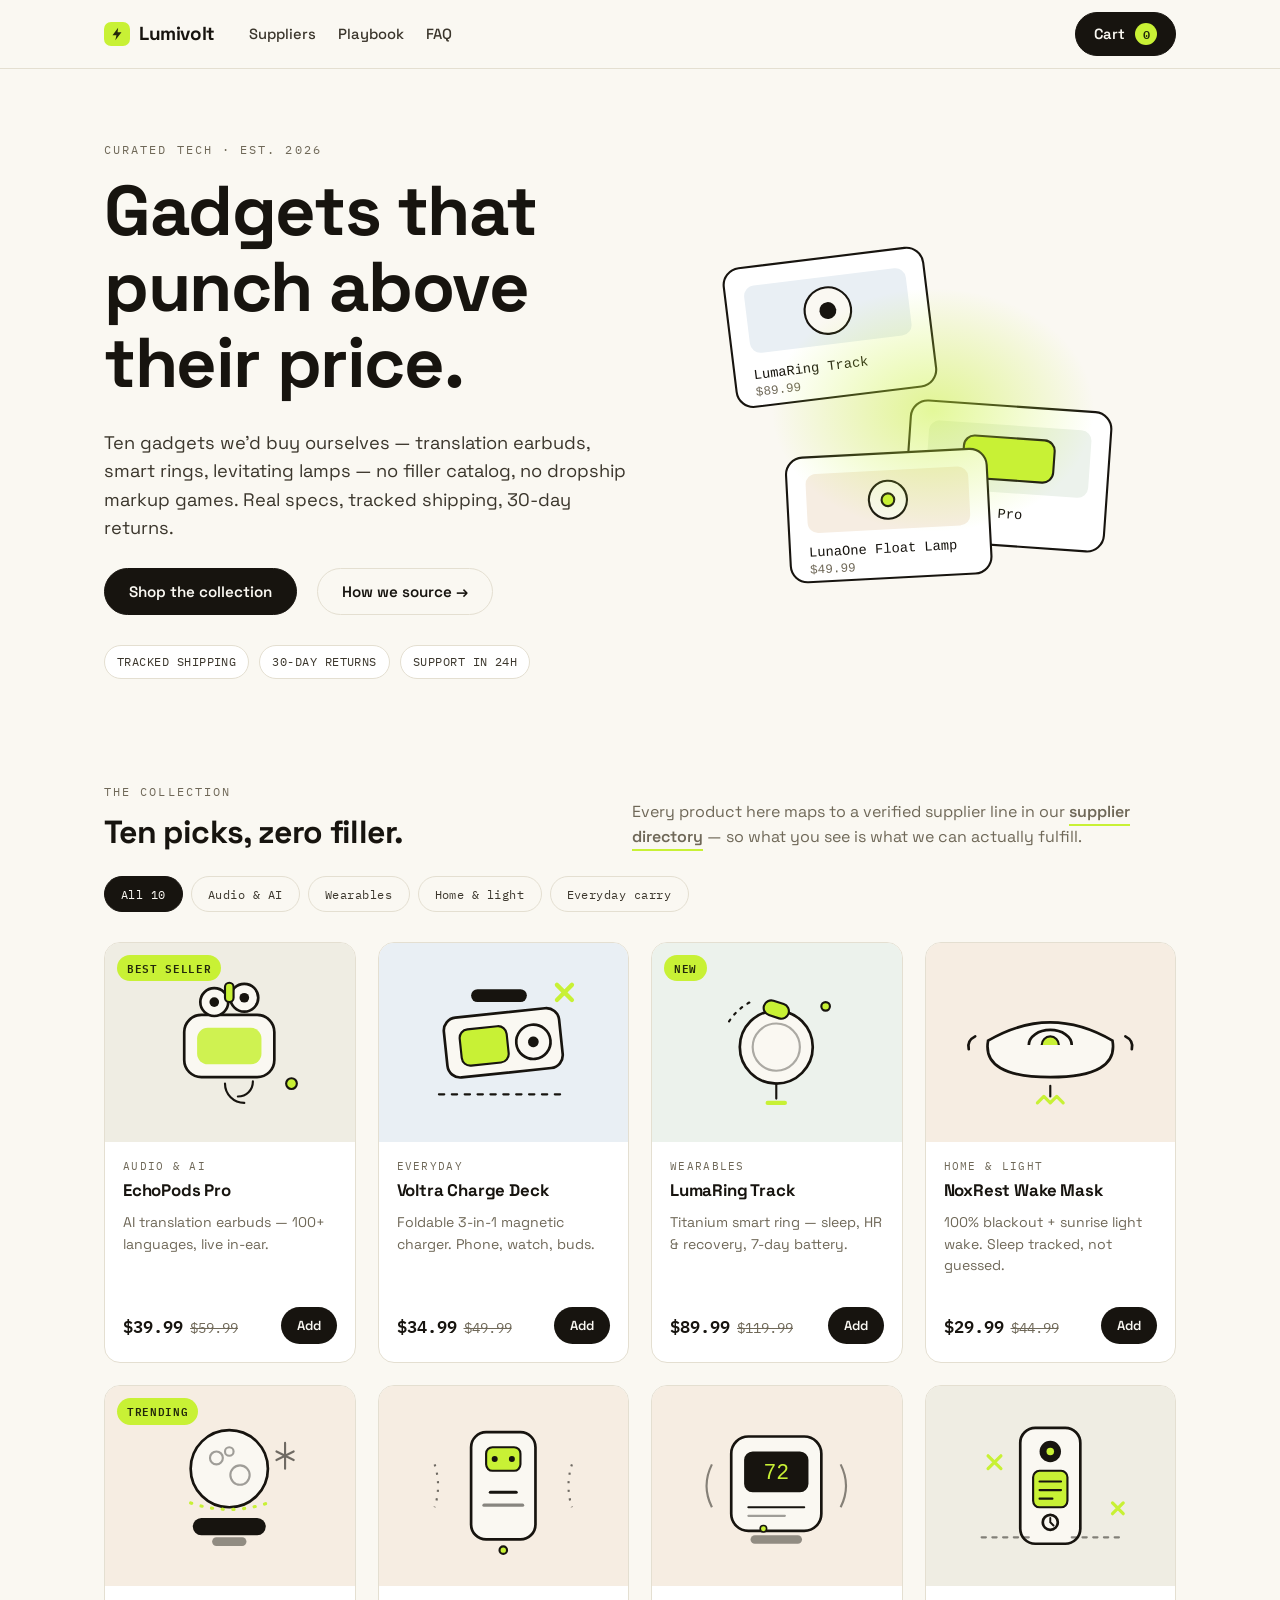
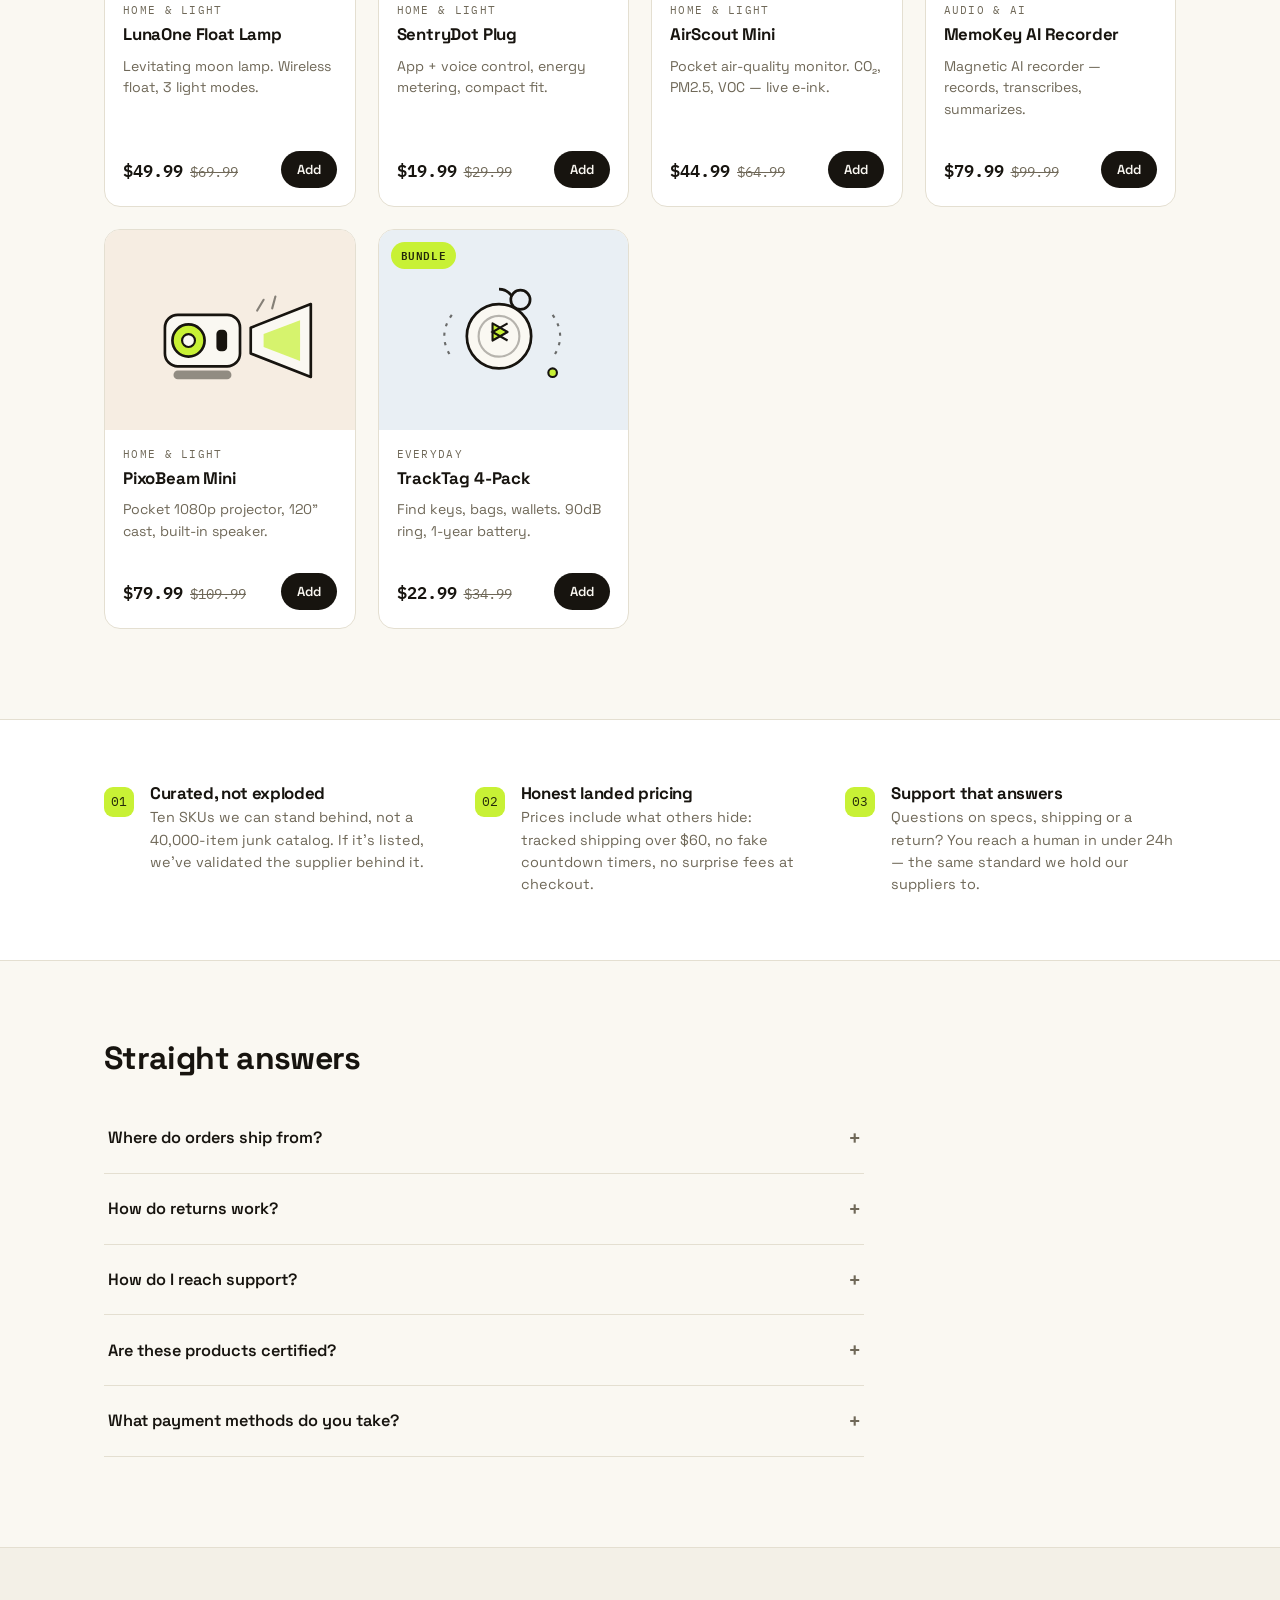
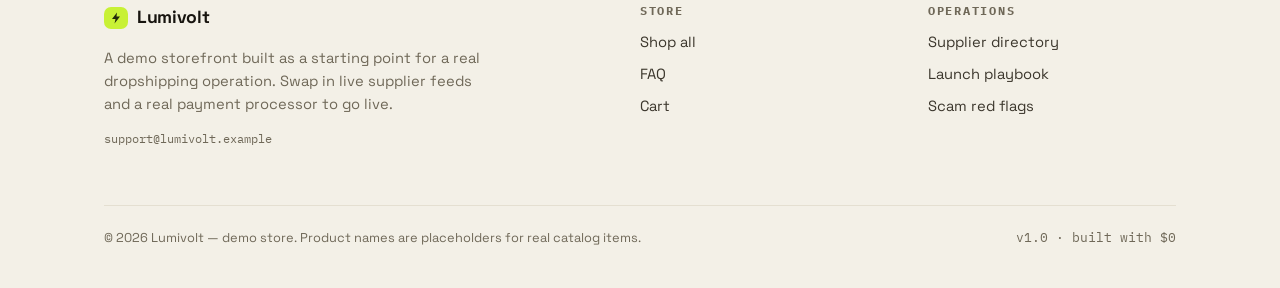
<file: index.html>
<!doctype html>
<html lang="en">
<head>
<meta charset="utf-8">
<meta name="viewport" content="width=device-width, initial-scale=1">
<title>Lumivolt — Smart Gear, Honestly Priced</title>
<meta name="description" content="Curated AI & smart gadgets. Fair prices, tracked shipping, 30-day returns.">
<link rel="preconnect" href="https://fonts.googleapis.com">
<link rel="preconnect" href="https://fonts.gstatic.com" crossorigin>
<link href="https://fonts.googleapis.com/css2?family=Space+Grotesk:wght@400;500;600;700&family=IBM+Plex+Mono:wght@400;500;600&display=swap" rel="stylesheet">
<link rel="icon" href="data:image/svg+xml,%3Csvg xmlns='http://www.w3.org/2000/svg' viewBox='0 0 32 32'%3E%3Crect width='32' height='32' rx='8' fill='%23C8F135'/%3E%3Cpath d='M18 5 8 18h7l-2 9 11-14h-7l1-8z' fill='%2317140F'/%3E%3C/svg%3E">
<link rel="stylesheet" href="styles.css">
</head>
<body>

<header class="site">
  <div class="wrap bar">
    <a class="logo" href="./">
      <span class="bolt"><svg width="18" height="18" viewBox="0 0 32 32" fill="none"><path d="M18 5 8 18h7l-2 9 11-14h-7l1-8z" fill="currentColor"/></svg></span>
      Lumivolt
    </a>
    <nav class="main">
      <a href="suppliers.html">Suppliers</a>
      <a href="playbook.html">Playbook</a>
      <a href="#faq">FAQ</a>
    </nav>
    <div class="bar-right">
      <button class="cart-btn" id="cartOpen" aria-label="Open cart">
        Cart <span class="cart-count" id="cartCount">0</span>
      </button>
    </div>
  </div>
</header>

<main>
  <section class="hero">
    <div class="wrap hero-grid">
      <div>
        <p class="eyebrow">Curated tech · est. 2026</p>
        <h1>Gadgets that<br>punch above<br>their price.</h1>
        <p class="lede">
          Ten gadgets we'd buy ourselves — translation earbuds, smart rings, levitating lamps —
          no filler catalog, no dropship markup games. Real specs, tracked shipping, 30-day returns.
        </p>
        <div class="hero-cta">
          <a class="btn btn-primary" href="#shop">Shop the collection</a>
          <a class="btn btn-ghost" href="suppliers.html">How we source →</a>
        </div>
        <ul class="chips">
          <li>TRACKED SHIPPING</li>
          <li>30-DAY RETURNS</li>
          <li>SUPPORT IN 24H</li>
        </ul>
      </div>
      <div class="hero-art">
        <div class="halo"></div>
        <svg viewBox="0 0 460 380" fill="none" xmlns="http://www.w3.org/2000/svg" role="img" aria-label="Lumivolt hero illustration: layered smart gadget cards">
          <g transform="translate(30,58) rotate(-7)">
            <rect x="0" y="0" width="190" height="132" rx="16" fill="#fff" stroke="#17140F" stroke-width="2"/>
            <rect x="18" y="18" width="154" height="64" rx="10" fill="#E9EFF4"/>
            <circle cx="95" cy="50" r="22" fill="#FAF8F2" stroke="#17140F" stroke-width="2"/>
            <circle cx="95" cy="50" r="8" fill="#17140F"/>
            <text x="18" y="106" font-family="monospace" font-size="13" fill="#17140F">LumaRing Track</text>
            <text x="18" y="122" font-family="monospace" font-size="12" fill="#6F6858">$89.99</text>
          </g>
          <g transform="translate(210,180) rotate(4)">
            <rect x="0" y="0" width="190" height="132" rx="16" fill="#fff" stroke="#17140F" stroke-width="2"/>
            <rect x="18" y="18" width="154" height="64" rx="10" fill="#ECF2EC"/>
            <rect x="52" y="30" width="86" height="40" rx="10" fill="#C8F135" stroke="#17140F" stroke-width="2"/>
            <text x="18" y="106" font-family="monospace" font-size="13" fill="#17140F">EchoPods Pro</text>
            <text x="18" y="122" font-family="monospace" font-size="12" fill="#6F6858">$39.99</text>
          </g>
          <g transform="translate(90,236) rotate(-3)">
            <rect x="0" y="0" width="190" height="118" rx="16" fill="#fff" stroke="#17140F" stroke-width="2"/>
            <rect x="18" y="16" width="154" height="56" rx="10" fill="#F6EDE2"/>
            <circle cx="95" cy="44" r="18" fill="#FAF8F2" stroke="#17140F" stroke-width="2"/>
            <circle cx="95" cy="44" r="6" fill="#C8F135" stroke="#17140F" stroke-width="2"/>
            <text x="18" y="94" font-family="monospace" font-size="13" fill="#17140F">LunaOne Float Lamp</text>
            <text x="18" y="110" font-family="monospace" font-size="12" fill="#6F6858">$49.99</text>
          </g>
        </svg>
      </div>
    </div>
  </section>

  <section class="shop" id="shop">
    <div class="wrap">
      <div class="shop-head">
        <div>
          <p class="eyebrow">The collection</p>
          <h2>Ten picks, zero filler.</h2>
        </div>
        <p class="muted" style="margin:0;max-width:34em">
          Every product here maps to a verified supplier line in our
          <a class="link-arrow" href="suppliers.html">supplier directory</a> — so what you see is what we can actually fulfill.
        </p>
      </div>

      <div class="filters" role="tablist" aria-label="Product filters">
        <button class="filter active" data-f="all">All 10</button>
        <button class="filter" data-f="audio">Audio & AI</button>
        <button class="filter" data-f="wearables">Wearables</button>
        <button class="filter" data-f="home">Home & light</button>
        <button class="filter" data-f="everyday">Everyday carry</button>
      </div>

      <div class="grid" id="grid" aria-live="polite"></div>
    </div>
  </section>

  <section class="band">
    <div class="wrap band-grid">
      <div class="band-item">
        <span class="band-num">01</span>
        <div>
          <h3>Curated, not exploded</h3>
          <p>Ten SKUs we can stand behind, not a 40,000-item junk catalog. If it's listed, we've validated the supplier behind it.</p>
        </div>
      </div>
      <div class="band-item">
        <span class="band-num">02</span>
        <div>
          <h3>Honest landed pricing</h3>
          <p>Prices include what others hide: tracked shipping over $60, no fake countdown timers, no surprise fees at checkout.</p>
        </div>
      </div>
      <div class="band-item">
        <span class="band-num">03</span>
        <div>
          <h3>Support that answers</h3>
          <p>Questions on specs, shipping or a return? You reach a human in under 24h — the same standard we hold our suppliers to.</p>
        </div>
      </div>
    </div>
  </section>

  <section class="faq" id="faq">
    <div class="wrap">
      <h2>Straight answers</h2>
      <div class="faq-list">
        <details>
          <summary>Where do orders ship from?</summary>
          <p>Depending on the item, from supplier warehouses in the US, EU or Asia — always with a tracking number. US-warehouse items typically arrive in 3–7 business days; items shipping from Asia average 8–15 days. The estimate for each product is shown before you pay.</p>
        </details>
        <details>
          <summary>How do returns work?</summary>
          <p>30 days from delivery, for any reason, on unopened items in original condition. If something arrives damaged or dead-on-arrival, we replace or refund — and we chase the supplier, not you. Contact support with your order number to start.</p>
        </details>
        <details>
          <summary>How do I reach support?</summary>
          <p>Email support@lumivolt.example with your order number — we reply within 24 hours. Order issues (damaged, lost, dead-on-arrival) are handled first, ahead of general questions.</p>
        </details>
        <details>
          <summary>Are these products certified?</summary>
          <p>Electrical items ship with the certifications required for the destination market (FCC/CE and similar). If a product listing ever loses its certification status with a supplier, we pull it rather than sell through it.</p>
        </details>
        <details>
          <summary>What payment methods do you take?</summary>
          <p>Card via our payment provider, plus PayPal at checkout. Payment data never touches our servers — it goes direct to the processor (Stripe/PayPal) over an encrypted connection.</p>
        </details>
      </div>
    </div>
  </section>
</main>

<footer class="site">
  <div class="wrap">
    <div class="foot-grid">
      <div>
        <a class="logo" href="./" style="font-size:1.1rem">
          <span class="bolt"><svg width="16" height="16" viewBox="0 0 32 32" fill="none"><path d="M18 5 8 18h7l-2 9 11-14h-7l1-8z" fill="currentColor"/></svg></span>
          Lumivolt
        </a>
        <p class="muted" style="font-size:.92rem;max-width:26em;margin-top:14px">
          A demo storefront built as a starting point for a real dropshipping operation.
          Swap in live supplier feeds and a real payment processor to go live.
        </p>
        <p class="muted mono" style="font-size:.75rem;margin-top:10px">support@lumivolt.example</p>
      </div>
      <div>
        <h4>Store</h4>
        <ul>
          <li><a href="#shop">Shop all</a></li>
          <li><a href="#faq">FAQ</a></li>
          <li><a href="#" id="footCart">Cart</a></li>
        </ul>
      </div>
      <div>
        <h4>Operations</h4>
        <ul>
          <li><a href="suppliers.html">Supplier directory</a></li>
          <li><a href="playbook.html">Launch playbook</a></li>
          <li><a href="suppliers.html#scam">Scam red flags</a></li>
        </ul>
      </div>
    </div>
    <div class="foot-note">
      <span>© 2026 Lumivolt — demo store. Product names are placeholders for real catalog items.</span>
      <span class="mono">v1.0 · built with $0</span>
    </div>
  </div>
</footer>

<!-- cart drawer -->
<div id="overlay"></div>
<aside id="drawer" aria-label="Shopping cart" aria-hidden="true">
  <div class="drawer-head">
    <h3>Your cart</h3>
    <button class="x" id="cartClose" aria-label="Close cart">×</button>
  </div>
  <div class="drawer-body" id="cartItems"></div>
  <div class="drawer-foot">
    <div class="totRow"><span>Subtotal</span><span class="mono" id="sumSub">$0.00</span></div>
    <div class="totRow"><span>Shipping</span><span class="mono" id="sumShip">—</span></div>
    <div class="totRow total"><span>Total</span><span class="mono" id="sumTot">$0.00</span></div>
    <button class="btn btn-primary" id="checkoutBtn">Checkout →</button>
  </div>
</aside>

<!-- checkout modal -->
<div id="checkout" role="dialog" aria-modal="true" aria-label="Checkout">
  <div class="co-panel">
    <div class="co-main">
      <div class="co-head">
        <h3 id="coTitle">Checkout</h3>
        <button class="x" id="coClose" aria-label="Close checkout">×</button>
      </div>
      <div id="coFlow">
        <form id="coForm" novalidate>
          <div class="field">
            <label for="fEmail">Email (for order updates)</label>
            <input id="fEmail" type="email" placeholder="you@example.com" autocomplete="email" required>
            <div class="err" id="errEmail">Enter a valid email — order updates ship here.</div>
          </div>
          <div class="field">
            <label for="fName">Full name</label>
            <input id="fName" type="text" placeholder="Alex Chen" autocomplete="name" required>
            <div class="err" id="errName">Enter your full name.</div>
          </div>
          <div class="field">
            <label for="fAddr">Street address</label>
            <input id="fAddr" type="text" placeholder="21 Circuit Lane" autocomplete="street" required>
            <div class="err" id="errAddr">Enter your street address.</div>
          </div>
          <div class="field-row">
            <div class="field">
              <label for="fCity">City</label>
              <input id="fCity" type="text" placeholder="Singapore" autocomplete="address-level2" required>
              <div class="err" id="errCity">Enter your city.</div>
            </div>
            <div class="field">
              <label for="fZip">Postal code</label>
              <input id="fZip" type="text" placeholder="048583" autocomplete="postal-code" required>
              <div class="err" id="errZip">Enter your postal code.</div>
            </div>
          </div>
          <div class="field">
            <label for="fCountry">Country</label>
            <select id="fCountry" autocomplete="country">
              <option>United States</option>
              <option>Singapore</option>
              <option>United Kingdom</option>
              <option>Germany</option>
              <option>France</option>
              <option>Australia</option>
              <option>Canada</option>
              <option>Malaysia</option>
              <option>Other</option>
            </select>
          </div>
          <div class="pay-hint">
            <b>Demo checkout:</b> in production, a Stripe/PayPal payment element replaces this form's submit.
            The order pipeline behind it (email confirm → supplier PO → tracking sync) is mapped in the <a href="playbook.html">playbook</a>.
          </div>
          <button class="btn btn-primary" type="submit" style="width:100%;margin-top:16px">Place demo order →</button>
        </form>
        <div class="success" id="coSuccess" hidden>
          <div class="tick">✓</div>
          <h3>Order confirmed</h3>
          <div class="ordno mono" id="ordNo">#LV-000000</div>
          <p class="muted">A confirmation email would now go out, and the order would drop into the supplier queue (see the <a href="playbook.html">ops playbook</a>).</p>
          <button class="btn btn-ghost" id="successDone">Back to the shop</button>
        </div>
      </div>
    </div>
    <div class="co-side">
      <h4 style="font-size:.78rem;font-family:var(--mono);letter-spacing:.14em;text-transform:uppercase;color:var(--muted);margin-bottom:14px">Order summary</h4>
      <ul class="co-summary" id="coSummary"></ul>
      <div class="totRow"><span>Subtotal</span><span class="mono" id="coSub">$0.00</span></div>
      <div class="totRow"><span>Shipping</span><span class="mono" id="coShip">—</span></div>
      <div class="totRow total"><span>Total</span><span class="mono" id="coTot">$0.00</span></div>
      <p class="co-note">Shipping is free over $60. Tracked on every parcel. 30-day returns from delivery.</p>
      <p class="co-note"><b>Late-ship policy:</b> if a supplier misses the ship window, shipping is refunded in full — automatically.</p>
    </div>
  </div>
</div>

<div id="toast" role="status" aria-live="polite"></div>

<script src="products.js"></script>
<script>
/* ============ Lumivolt storefront logic ============ */
(() => {
  const $ = s => document.querySelector(s);
  const fmt = n => "$" + n.toFixed(2);
  const store = localStorage;

  /* ---- toast ---- */
  let toastT;
  const toast = msg => {
    const t = $("#toast");
    t.textContent = msg; t.classList.add("show");
    clearTimeout(toastT);
    toastT = setTimeout(() => t.classList.remove("show"), 2400);
  };

  /* ---- state ---- */
  let cart = [];
  try { cart = JSON.parse(store.getItem("lv_cart") || "[]"); } catch (e) { cart = []; }
  const save = () => store.setItem("lv_cart", JSON.stringify(cart));
  const find = id => cart.find(i => i.id === id);

  /* ---- render product grid ---- */
  const grid = $("#grid");
  const renderGrid = (filter = "all") => {
    const items = PRODUCTS.filter(p => filter === "all" || p.cat === filter);
    grid.innerHTML = items.map(p => `
      <article class="card" data-cat="${p.cat}" aria-label="${p.name}">
        <div class="card-art" data-tint="${p.tint}">
          ${p.badge ? `<span class="badge">${p.badge}</span>` : ""}
          ${p.art}
        </div>
        <div class="card-body">
          <span class="card-cat">${({audio:"Audio & AI",wearables:"Wearables",home:"Home & Light",everyday:"Everyday"})[p.cat]}</span>
          <h3 class="card-name">${p.name}</h3>
          <p class="card-line">${p.line}</p>
          <div class="card-foot">
            <span class="price">${fmt(p.price)}${p.was ? `<s>${fmt(p.was)}</s>` : ""}</span>
            <button class="add" data-add="${p.id}" aria-label="Add ${p.name} to cart">Add</button>
          </div>
        </div>
      </article>`).join("");
  };

  /* ---- filters ---- */
  document.querySelectorAll(".filter").forEach(btn => {
    btn.addEventListener("click", () => {
      document.querySelectorAll(".filter").forEach(b => b.classList.remove("active"));
      btn.classList.add("active");
      renderGrid(btn.dataset.f);
    });
  });

  /* ---- add to cart ---- */
  const addToCart = id => {
    const p = PRODUCTS.find(x => x.id === id);
    if (!p) return;
    const row = find(id);
    if (row) row.qty++;
    else cart.push({ id, qty: 1 });
    save(); renderCart();
    toast(p.name + " added to cart");
    openDrawer();
  };
  grid.addEventListener("click", e => {
    const b = e.target.closest("[data-add]");
    if (b) addToCart(b.dataset.add);
  });

  /* ---- cart math ---- */
  const totals = () => {
    const sub = cart.reduce((s, i) => {
      const p = PRODUCTS.find(x => x.id === i.id);
      return s + (p ? p.price * i.qty : 0);
    }, 0);
    const ship = cart.length === 0 ? 0 : (sub >= FREE_SHIP ? 0 : SHIP_FLAT);
    return { sub, ship, tot: sub + ship };
  };

  /* ---- checkout summary ---- */
  const co = $("#checkout");
  const renderCoSummary = () => {
    const ul = $("#coSummary");
    if (!ul) return;
    ul.innerHTML = cart.map(i => {
      const p = PRODUCTS.find(x => x.id === i.id);
      return `<li><span>${p.name} × ${i.qty}</span><span class="mono">${fmt(p.price * i.qty)}</span></li>`;
    }).join("");
    const t = totals();
    $("#coSub").textContent = fmt(t.sub);
    $("#coShip").textContent = t.ship ? fmt(t.ship) : (cart.length ? "FREE" : "—");
    $("#coTot").textContent = fmt(t.tot);
  };

  /* ---- render cart ---- */
  const renderCart = () => {
    const count = cart.reduce((s, i) => s + i.qty, 0);
    $("#cartCount").textContent = count;
    const body = $("#cartItems");
    if (!cart.length) {
      body.innerHTML = `<div class="empty"><p>Your cart is empty.</p><p class="mono" style="font-size:.8rem">Free tracked shipping over $60</p></div>`;
    } else {
      body.innerHTML = cart.map(i => {
        const p = PRODUCTS.find(x => x.id === i.id);
        const tint = ({audio:"#EFEDE3",wearables:"#ECF2EC",home:"#F6EDE2",everyday:"#E9EFF4"})[p.tint];
        return `
        <div class="cItem" data-row="${i.id}">
          <div class="thumb" style="background:${tint}">${p.art}</div>
          <div>
            <div class="cItem-name">${p.name}</div>
            <div class="cItem-price">${fmt(p.price)}</div>
            <div class="qty">
              <button data-dec="${i.id}" aria-label="Decrease quantity">−</button>
              <span>${i.qty}</span>
              <button data-inc="${i.id}" aria-label="Increase quantity">+</button>
            </div>
          </div>
          <button class="cItem-remove" data-remove="${i.id}">Remove</button>
        </div>`;
      }).join("") + `
      <p class="ship-hint" style="margin-top:14px">
        ${totals().sub >= FREE_SHIP
          ? `<b>Free tracked shipping unlocked.</b>`
          : `Add <b>${fmt(FREE_SHIP - totals().sub)}</b> more for free shipping.`}
      </p>
      <div class="freebar"><i style="width:${Math.min(100, (totals().sub / FREE_SHIP) * 100)}%"></i></div>`;
    }
    const t = totals();
    $("#sumSub").textContent = fmt(t.sub);
    $("#sumShip").textContent = cart.length ? (t.ship ? fmt(t.ship) : "FREE") : "—";
    $("#sumTot").textContent = fmt(t.tot);
    renderCoSummary();
  };

  /* ---- drawer open/close ---- */
  const drawer = $("#drawer"), overlay = $("#overlay");
  const openDrawer = () => { drawer.classList.add("show"); overlay.classList.add("show"); drawer.setAttribute("aria-hidden","false"); };
  const closeDrawer = () => { drawer.classList.remove("show"); overlay.classList.remove("show"); drawer.setAttribute("aria-hidden","true"); };
  $("#cartOpen").addEventListener("click", openDrawer);
  $("#footCart").addEventListener("click", e => { e.preventDefault(); openDrawer(); });
  $("#cartClose").addEventListener("click", closeDrawer);
  overlay.addEventListener("click", closeDrawer);

  /* ---- qty / remove ---- */
  $("#cartItems").addEventListener("click", e => {
    const inc = e.target.closest("[data-inc]");
    const dec = e.target.closest("[data-dec]");
    const rem = e.target.closest("[data-remove]");
    if (inc) { find(inc.dataset.inc).qty++; save(); renderCart(); }
    if (dec) {
      const row = find(dec.dataset.dec);
      row.qty--;
      if (row.qty <= 0) cart = cart.filter(x => x !== row);
      save(); renderCart();
    }
    if (rem) { cart = cart.filter(x => x.id !== rem.dataset.remove); save(); renderCart(); }
  });

  /* ---- checkout open/close ---- */
  const closeCheckout = () => {
    co.classList.remove("show");
    document.body.style.overflow = "";
  };
  $("#checkoutBtn").addEventListener("click", () => {
    if (!cart.length) { toast("Cart is empty"); return; }
    renderCoSummary();
    closeDrawer();
    co.classList.add("show");
    document.body.style.overflow = "hidden";
  });
  $("#coClose").addEventListener("click", closeCheckout);

  /* ---- form validation ---- */
  const showErr = (id, on) => $("#" + id).classList.toggle("show", on);
  $("#coForm").addEventListener("submit", e => {
    e.preventDefault();
    const email = $("#fEmail").value.trim();
    let ok = true;
    const emailOK = /^[^\s@]+@[^\s@]+\.[^\s@]{2,}$/.test(email);
    showErr("errEmail", !emailOK); ok = ok && emailOK;
    const nameOK = $("#fName").value.trim().length >= 2;
    showErr("errName", !nameOK); ok = ok && nameOK;
    const addrOK = $("#fAddr").value.trim().length >= 4;
    showErr("errAddr", !addrOK); ok = ok && addrOK;
    const cityOK = $("#fCity").value.trim().length >= 2;
    showErr("errCity", !cityOK); ok = ok && cityOK;
    const zipOK = $("#fZip").value.trim().length >= 2;
    showErr("errZip", !zipOK); ok = ok && zipOK;
    if (!ok) return;

    const ord = "#LV-" + String(Math.floor(100000 + Math.random() * 899999));
    $("#ordNo").textContent = ord;
    $("#coForm").hidden = true;
    $("#coSuccess").hidden = false;
    renderCoSummary();
  });
  $("#successDone").addEventListener("click", () => {
    cart = []; save(); renderCart(); closeCheckout();
    $("#coForm").hidden = false;
    $("#coSuccess").hidden = true;
    $("#coForm").reset();
    toast("Thanks! (demo order)");
  });

  /* ---- esc closes overlays ---- */
  document.addEventListener("keydown", e => {
    if (e.key === "Escape") { closeDrawer(); closeCheckout(); }
  });

  /* ---- init ---- */
  renderGrid();
  renderCart();
})();
</script>
</body>
</html>
</file>
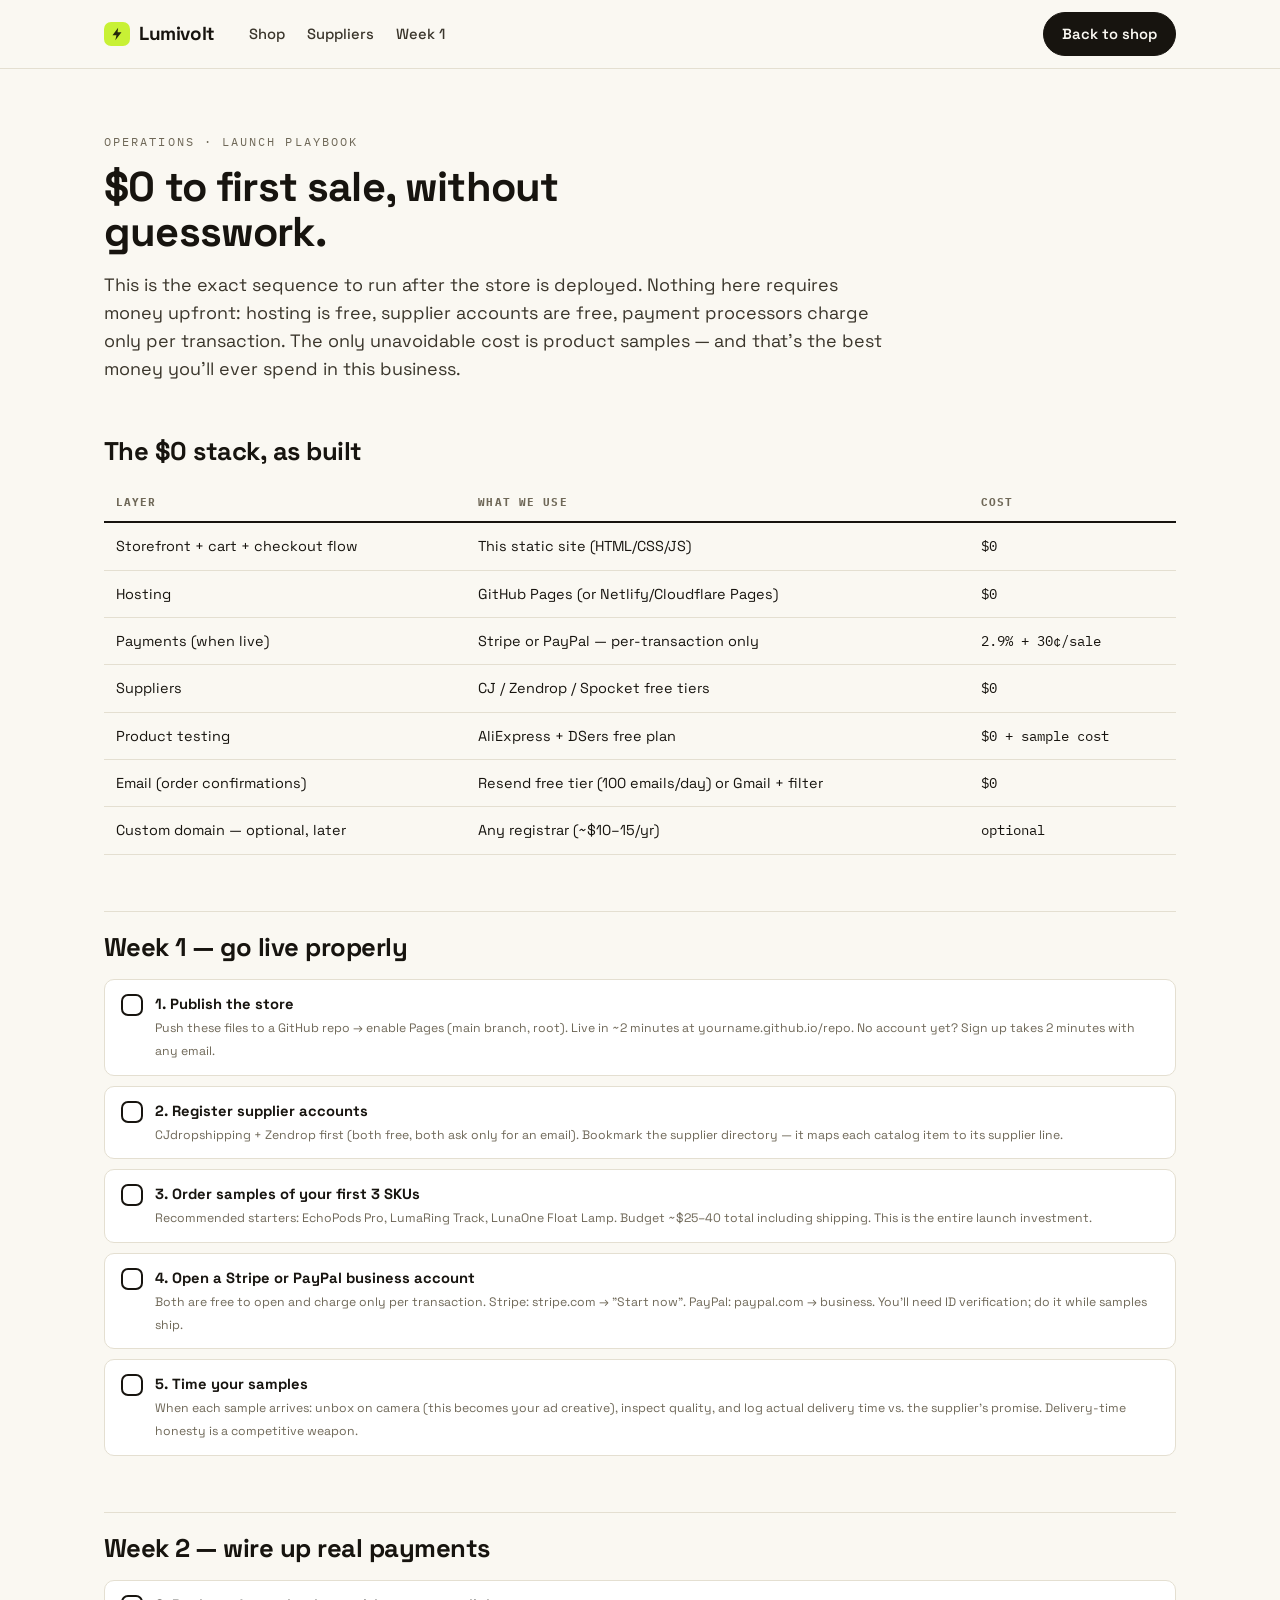
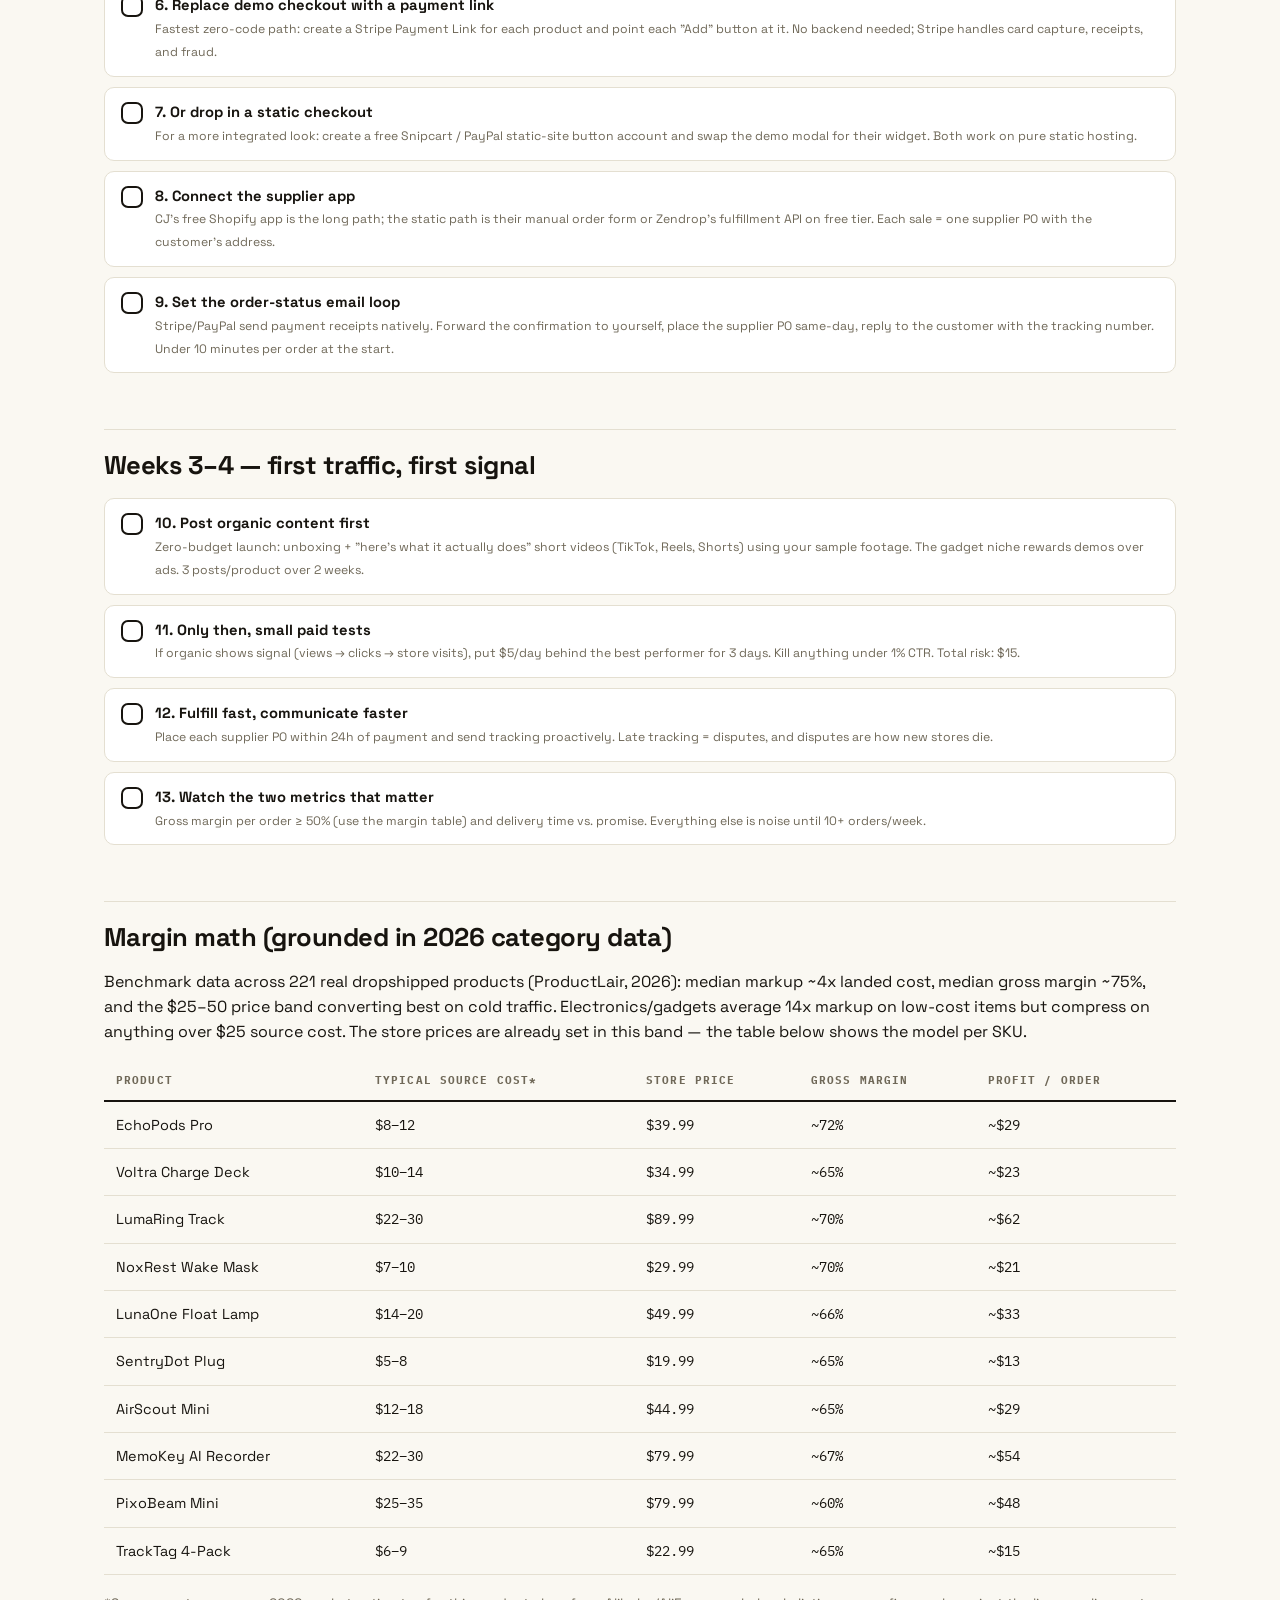
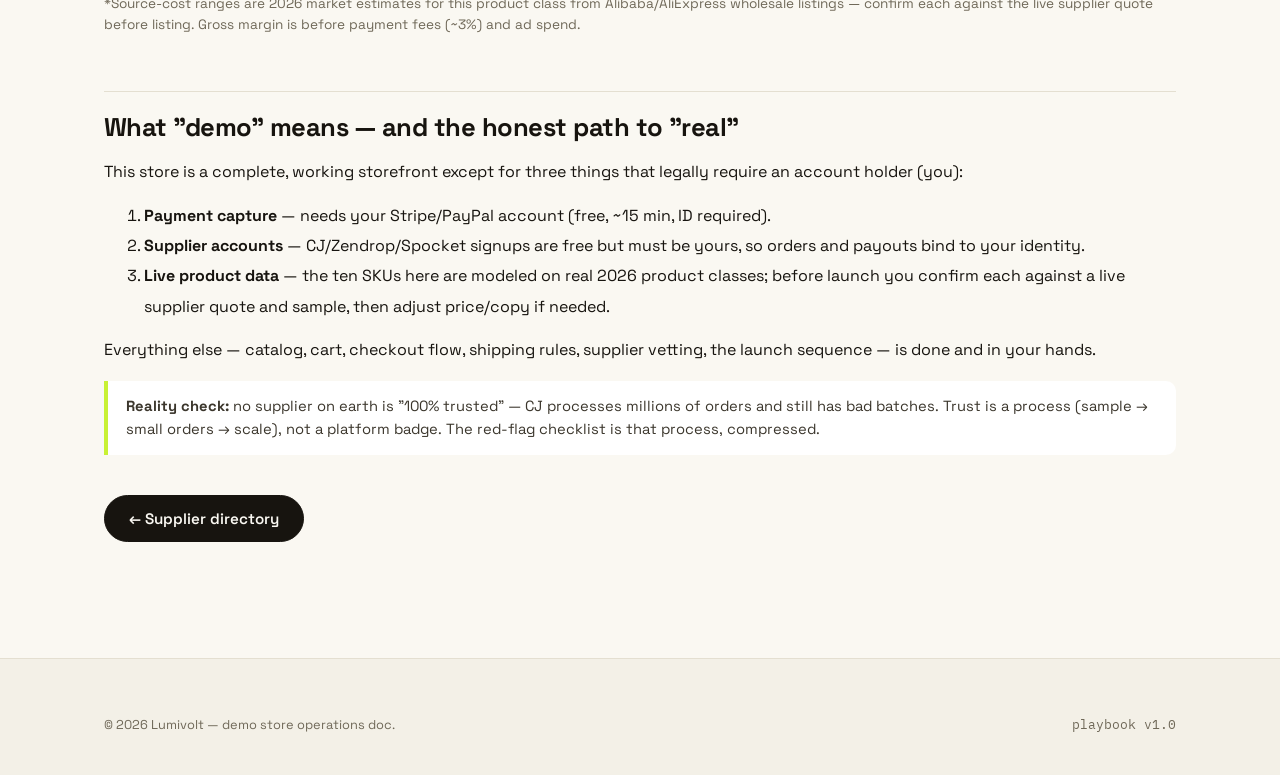
<file: playbook.html>
<!doctype html>
<html lang="en">
<head>
<meta charset="utf-8">
<meta name="viewport" content="width=device-width, initial-scale=1">
<title>Lumivolt — Launch Playbook</title>
<meta name="description" content="The $0 launch playbook: publish, connect payments, sample products, first 10 orders.">
<link rel="preconnect" href="https://fonts.googleapis.com">
<link rel="preconnect" href="https://fonts.gstatic.com" crossorigin>
<link href="https://fonts.googleapis.com/css2?family=Space+Grotesk:wght@400;500;600;700&family=IBM+Plex+Mono:wght@400;500;600&display=swap" rel="stylesheet">
<link rel="icon" href="data:image/svg+xml,%3Csvg xmlns='http://www.w3.org/2000/svg' viewBox='0 0 32 32'%3E%3Crect width='32' height='32' rx='8' fill='%23C8F135'/%3E%3Cpath d='M18 5 8 18h7l-2 9 11-14h-7l1-8z' fill='%2317140F'/%3E%3C/svg%3E">
<link rel="stylesheet" href="styles.css">
</head>
<body>

<header class="site">
  <div class="wrap bar">
    <a class="logo" href="./">
      <span class="bolt"><svg width="18" height="18" viewBox="0 0 32 32" fill="none"><path d="M18 5 8 18h7l-2 9 11-14h-7l1-8z" fill="currentColor"/></svg></span>
      Lumivolt
    </a>
    <nav class="main">
      <a href="./#shop">Shop</a>
      <a href="suppliers.html">Suppliers</a>
      <a href="#week1">Week 1</a>
    </nav>
    <div class="bar-right">
      <a class="cart-btn" href="./#shop">Back to shop</a>
    </div>
  </div>
</header>

<main class="doc">
  <div class="wrap">
    <p class="eyebrow">Operations · launch playbook</p>
    <h1 style="font-size:2.6rem;max-width:16em">$0 to first sale, without guesswork.</h1>
    <p class="lede">
      This is the exact sequence to run after the store is deployed. Nothing here requires
      money upfront: hosting is free, supplier accounts are free, payment processors charge
      only per transaction. The only unavoidable cost is product samples — and that's the
      best money you'll ever spend in this business.
    </p>

    <h2 id="stack">The $0 stack, as built</h2>
    <table>
      <thead>
        <tr><th>Layer</th><th>What we use</th><th>Cost</th></tr>
      </thead>
      <tbody>
        <tr><td>Storefront + cart + checkout flow</td><td>This static site (HTML/CSS/JS)</td><td class="mono">$0</td></tr>
        <tr><td>Hosting</td><td>GitHub Pages (or Netlify/Cloudflare Pages)</td><td class="mono">$0</td></tr>
        <tr><td>Payments (when live)</td><td>Stripe or PayPal — per-transaction only</td><td class="mono">2.9% + 30¢/sale</td></tr>
        <tr><td>Suppliers</td><td>CJ / Zendrop / Spocket free tiers</td><td class="mono">$0</td></tr>
        <tr><td>Product testing</td><td>AliExpress + DSers free plan</td><td class="mono">$0 + sample cost</td></tr>
        <tr><td>Email (order confirmations)</td><td>Resend free tier (100 emails/day) or Gmail + filter</td><td class="mono">$0</td></tr>
        <tr><td>Custom domain — optional, later</td><td>Any registrar (~$10–15/yr)</td><td class="mono">optional</td></tr>
      </tbody>
    </table>

    <h2 id="week1">Week 1 — go live properly</h2>
    <ul class="checklist" id="week1list">
      <li><span class="box"></span><span class="txt"><b>1. Publish the store</b><small>Push these files to a GitHub repo → enable Pages (main branch, root). Live in ~2 minutes at yourname.github.io/repo. No account yet? Sign up takes 2 minutes with any email.</small></span></li>
      <li><span class="box"></span><span class="txt"><b>2. Register supplier accounts</b><small>CJdropshipping + Zendrop first (both free, both ask only for an email). Bookmark the <a href="suppliers.html">supplier directory</a> — it maps each catalog item to its supplier line.</small></span></li>
      <li><span class="box"></span><span class="txt"><b>3. Order samples of your first 3 SKUs</b><small>Recommended starters: EchoPods Pro, LumaRing Track, LunaOne Float Lamp. Budget ~$25–40 total including shipping. This is the entire launch investment.</small></span></li>
      <li><span class="box"></span><span class="txt"><b>4. Open a Stripe or PayPal business account</b><small>Both are free to open and charge only per transaction. Stripe: stripe.com → "Start now". PayPal: paypal.com → business. You'll need ID verification; do it while samples ship.</small></span></li>
      <li><span class="box"></span><span class="txt"><b>5. Time your samples</b><small>When each sample arrives: unbox on camera (this becomes your ad creative), inspect quality, and log actual delivery time vs. the supplier's promise. Delivery-time honesty is a competitive weapon.</small></span></li>
    </ul>

    <h2 id="week2">Week 2 — wire up real payments</h2>
    <ul class="checklist" id="week2list">
      <li><span class="box"></span><span class="txt"><b>6. Replace demo checkout with a payment link</b><small>Fastest zero-code path: create a Stripe Payment Link for each product and point each "Add" button at it. No backend needed; Stripe handles card capture, receipts, and fraud.</small></span></li>
      <li><span class="box"></span><span class="txt"><b>7. Or drop in a static checkout</b><small>For a more integrated look: create a free <a href="https://snipcart.com" target="_blank" rel="noopener">Snipcart</a> / <a href="https://www.paypal.com/us/brc/app/merchant-manager" target="_blank" rel="noopener">PayPal static-site button</a> account and swap the demo modal for their widget. Both work on pure static hosting.</small></span></li>
      <li><span class="box"></span><span class="txt"><b>8. Connect the supplier app</b><small>CJ's free Shopify app is the long path; the static path is their manual order form or Zendrop's fulfillment API on free tier. Each sale = one supplier PO with the customer's address.</small></span></li>
      <li><span class="box"></span><span class="txt"><b>9. Set the order-status email loop</b><small>Stripe/PayPal send payment receipts natively. Forward the confirmation to yourself, place the supplier PO same-day, reply to the customer with the tracking number. Under 10 minutes per order at the start.</small></span></li>
    </ul>

    <h2 id="week3">Weeks 3–4 — first traffic, first signal</h2>
    <ul class="checklist" id="week3list">
      <li><span class="box"></span><span class="txt"><b>10. Post organic content first</b><small>Zero-budget launch: unboxing + "here's what it actually does" short videos (TikTok, Reels, Shorts) using your sample footage. The gadget niche rewards demos over ads. 3 posts/product over 2 weeks.</small></span></li>
      <li><span class="box"></span><span class="txt"><b>11. Only then, small paid tests</b><small>If organic shows signal (views → clicks → store visits), put $5/day behind the best performer for 3 days. Kill anything under 1% CTR. Total risk: $15.</small></span></li>
      <li><span class="box"></span><span class="txt"><b>12. Fulfill fast, communicate faster</b><small>Place each supplier PO within 24h of payment and send tracking proactively. Late tracking = disputes, and disputes are how new stores die.</small></span></li>
      <li><span class="box"></span><span class="txt"><b>13. Watch the two metrics that matter</b><small>Gross margin per order ≥ 50% (use the <a href="#margins">margin table</a>) and delivery time vs. promise. Everything else is noise until 10+ orders/week.</small></span></li>
    </ul>

    <h2 id="margins">Margin math (grounded in 2026 category data)</h2>
    <p>
      Benchmark data across 221 real dropshipped products (ProductLair, 2026): median markup ~4x
      landed cost, median gross margin ~75%, and the $25–50 price band converting best on cold traffic.
      Electronics/gadgets average 14x markup on low-cost items but compress on anything over $25 source cost.
      The store prices are already set in this band — the table below shows the model per SKU.
    </p>
    <table>
      <thead>
        <tr><th>Product</th><th>Typical source cost*</th><th>Store price</th><th>Gross margin</th><th>Profit / order</th></tr>
      </thead>
      <tbody>
        <tr><td>EchoPods Pro</td><td class="mono">$8–12</td><td class="mono">$39.99</td><td class="mono">~72%</td><td class="mono">~$29</td></tr>
        <tr><td>Voltra Charge Deck</td><td class="mono">$10–14</td><td class="mono">$34.99</td><td class="mono">~65%</td><td class="mono">~$23</td></tr>
        <tr><td>LumaRing Track</td><td class="mono">$22–30</td><td class="mono">$89.99</td><td class="mono">~70%</td><td class="mono">~$62</td></tr>
        <tr><td>NoxRest Wake Mask</td><td class="mono">$7–10</td><td class="mono">$29.99</td><td class="mono">~70%</td><td class="mono">~$21</td></tr>
        <tr><td>LunaOne Float Lamp</td><td class="mono">$14–20</td><td class="mono">$49.99</td><td class="mono">~66%</td><td class="mono">~$33</td></tr>
        <tr><td>SentryDot Plug</td><td class="mono">$5–8</td><td class="mono">$19.99</td><td class="mono">~65%</td><td class="mono">~$13</td></tr>
        <tr><td>AirScout Mini</td><td class="mono">$12–18</td><td class="mono">$44.99</td><td class="mono">~65%</td><td class="mono">~$29</td></tr>
        <tr><td>MemoKey AI Recorder</td><td class="mono">$22–30</td><td class="mono">$79.99</td><td class="mono">~67%</td><td class="mono">~$54</td></tr>
        <tr><td>PixoBeam Mini</td><td class="mono">$25–35</td><td class="mono">$79.99</td><td class="mono">~60%</td><td class="mono">~$48</td></tr>
        <tr><td>TrackTag 4-Pack</td><td class="mono">$6–9</td><td class="mono">$22.99</td><td class="mono">~65%</td><td class="mono">~$15</td></tr>
      </tbody>
    </table>
    <p class="muted" style="font-size:.85rem">*Source-cost ranges are 2026 market estimates for this product class from Alibaba/AliExpress wholesale listings — confirm each against the live supplier quote before listing. Gross margin is before payment fees (~3%) and ad spend.</p>

    <h2 id="limits">What "demo" means — and the honest path to "real"</h2>
    <p>
      This store is a complete, working storefront except for three things that legally require an account holder (you):
    </p>
    <ol style="line-height:1.9">
      <li><b>Payment capture</b> — needs your Stripe/PayPal account (free, ~15 min, ID required).</li>
      <li><b>Supplier accounts</b> — CJ/Zendrop/Spocket signups are free but must be yours, so orders and payouts bind to your identity.</li>
      <li><b>Live product data</b> — the ten SKUs here are modeled on real 2026 product classes; before launch you confirm each against a live supplier quote and sample, then adjust price/copy if needed.</li>
    </ol>
    <p>
      Everything else — catalog, cart, checkout flow, shipping rules, supplier vetting, the launch sequence — is done and in your hands.
    </p>

    <blockquote class="tip">
      <b>Reality check:</b> no supplier on earth is "100% trusted" — CJ processes millions of orders
      and still has bad batches. Trust is a process (sample → small orders → scale), not a platform badge.
      The <a href="suppliers.html#scam">red-flag checklist</a> is that process, compressed.
    </blockquote>

    <p style="margin-top:40px"><a class="btn btn-primary" href="suppliers.html">← Supplier directory</a></p>
  </div>
</main>

<footer class="site">
  <div class="wrap">
    <div class="foot-note" style="border:none;padding:0">
      <span>© 2026 Lumivolt — demo store operations doc.</span>
      <span class="mono">playbook v1.0</span>
    </div>
  </div>
</footer>

<script>
(() => {
  document.querySelectorAll(".checklist li").forEach(li => {
    li.addEventListener("click", () => li.classList.toggle("done"));
  });
})();
</script>
</body>
</html>
</file>
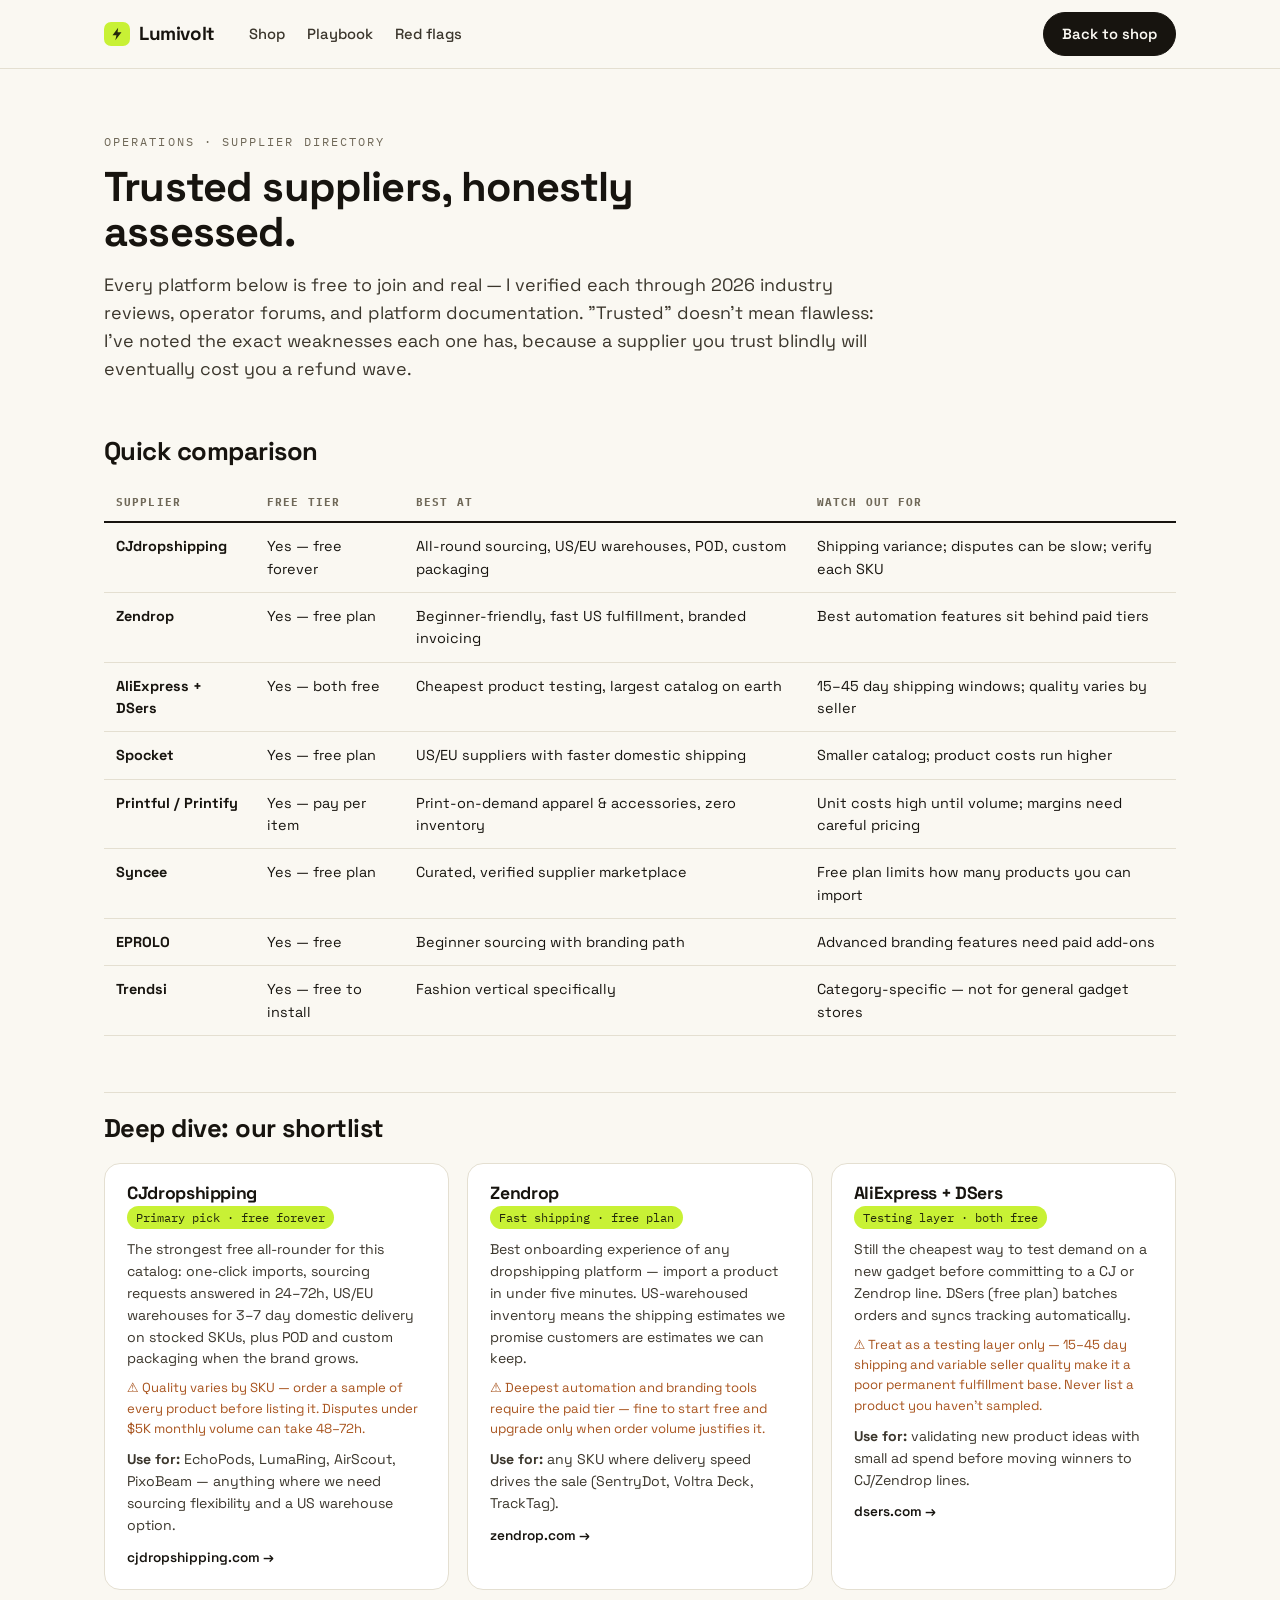
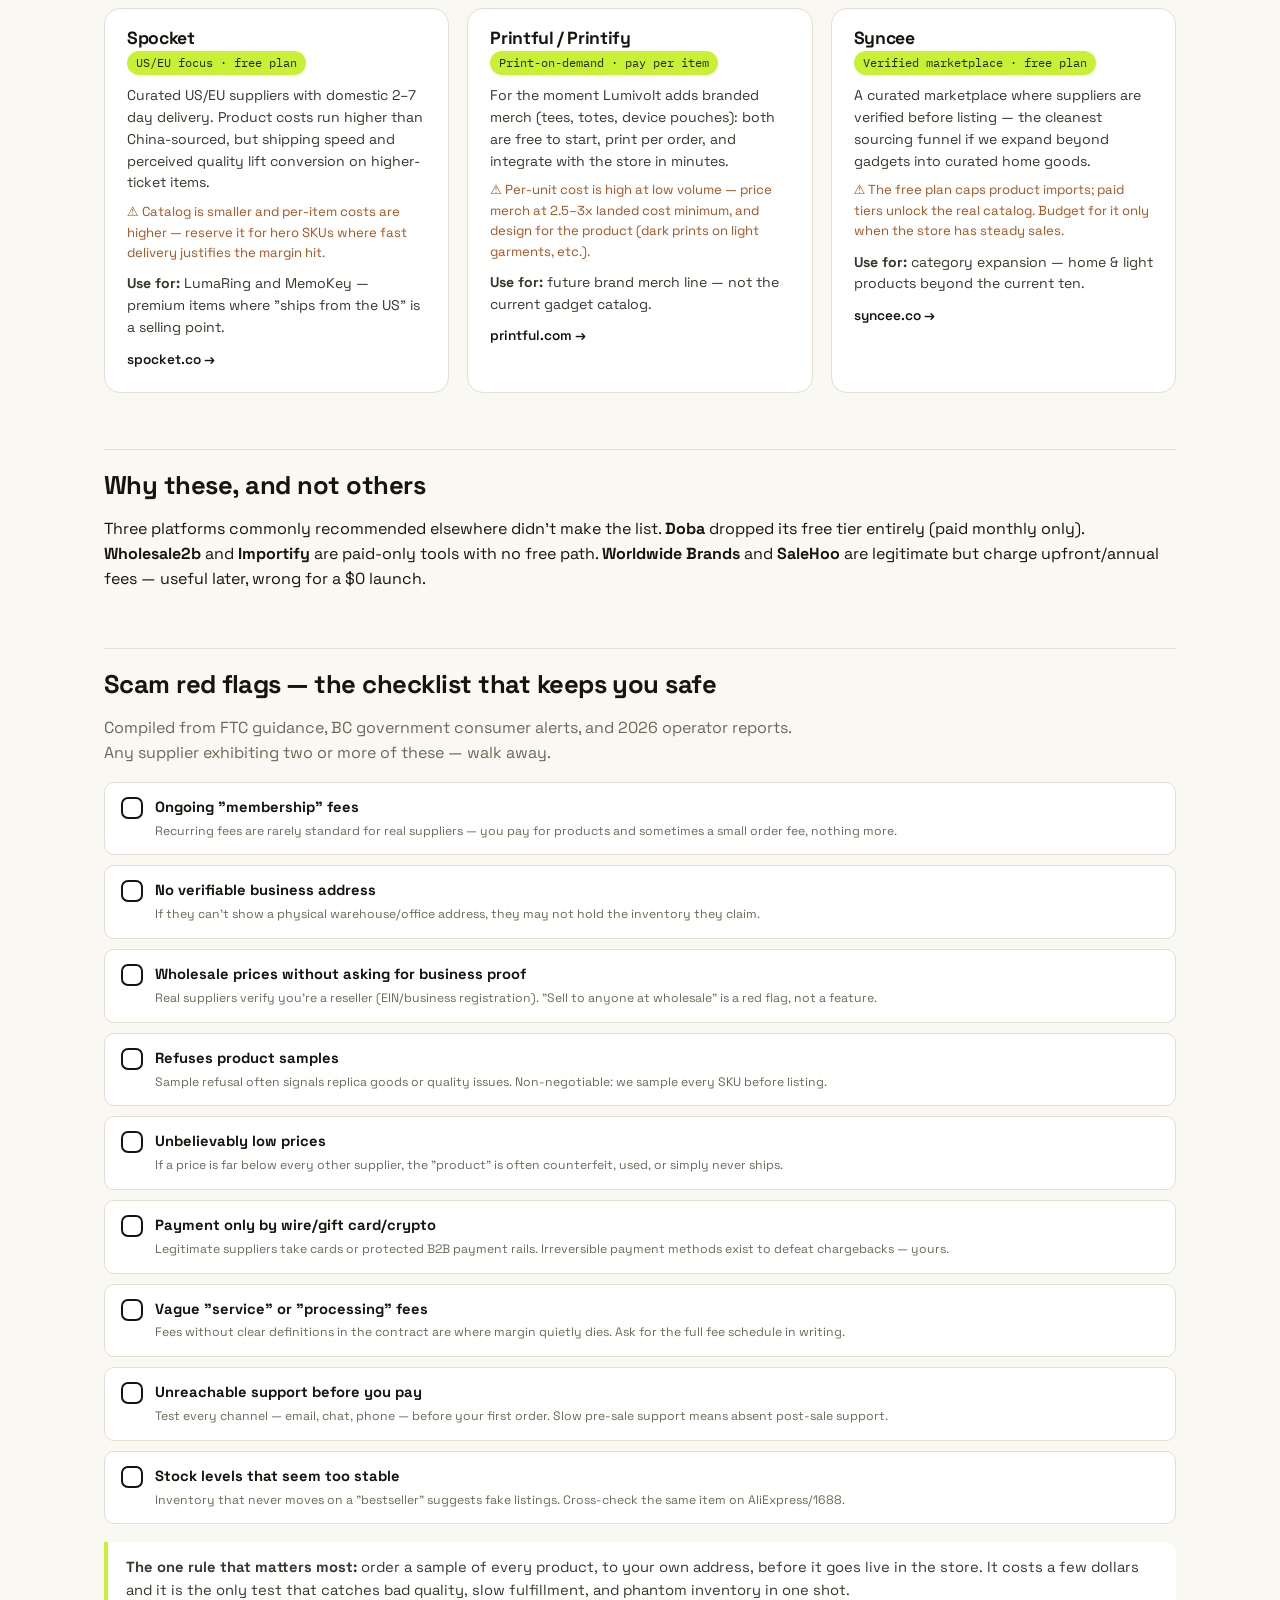
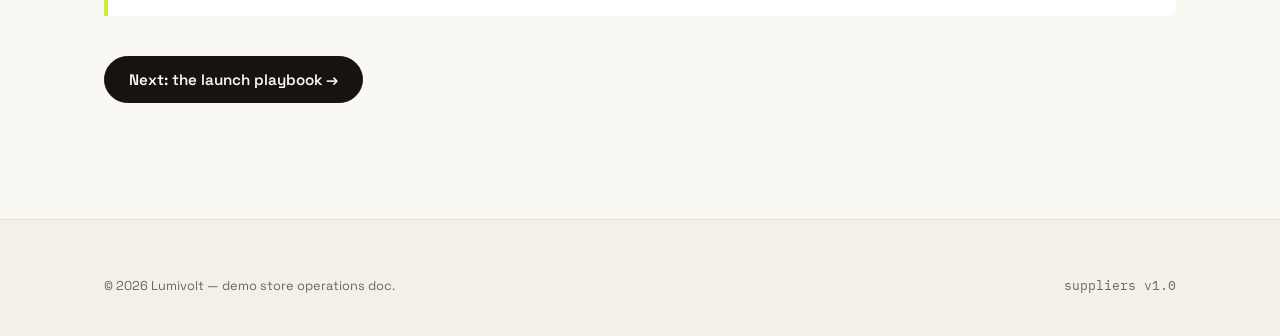
<file: suppliers.html>
<!doctype html>
<html lang="en">
<head>
<meta charset="utf-8">
<meta name="viewport" content="width=device-width, initial-scale=1">
<title>Lumivolt — Trusted Dropshipping Suppliers</title>
<meta name="description" content="Vetted free-to-join dropshipping suppliers for the Lumivolt catalog, with honest pros/cons and scam red flags.">
<link rel="preconnect" href="https://fonts.googleapis.com">
<link rel="preconnect" href="https://fonts.gstatic.com" crossorigin>
<link href="https://fonts.googleapis.com/css2?family=Space+Grotesk:wght@400;500;600;700&family=IBM+Plex+Mono:wght@400;500;600&display=swap" rel="stylesheet">
<link rel="icon" href="data:image/svg+xml,%3Csvg xmlns='http://www.w3.org/2000/svg' viewBox='0 0 32 32'%3E%3Crect width='32' height='32' rx='8' fill='%23C8F135'/%3E%3Cpath d='M18 5 8 18h7l-2 9 11-14h-7l1-8z' fill='%2317140F'/%3E%3C/svg%3E">
<link rel="stylesheet" href="styles.css">
</head>
<body>

<header class="site">
  <div class="wrap bar">
    <a class="logo" href="./">
      <span class="bolt"><svg width="18" height="18" viewBox="0 0 32 32" fill="none"><path d="M18 5 8 18h7l-2 9 11-14h-7l1-8z" fill="currentColor"/></svg></span>
      Lumivolt
    </a>
    <nav class="main">
      <a href="./#shop">Shop</a>
      <a href="playbook.html">Playbook</a>
      <a href="#scam">Red flags</a>
    </nav>
    <div class="bar-right">
      <a class="cart-btn" href="./#shop">Back to shop</a>
    </div>
  </div>
</header>

<main class="doc">
  <div class="wrap">
    <p class="eyebrow">Operations · supplier directory</p>
    <h1 style="font-size:2.6rem;max-width:16em">Trusted suppliers, honestly assessed.</h1>
    <p class="lede">
      Every platform below is free to join and real — I verified each through 2026 industry
      reviews, operator forums, and platform documentation. "Trusted" doesn't mean flawless:
      I've noted the exact weaknesses each one has, because a supplier you trust blindly will
      eventually cost you a refund wave.
    </p>

    <h2 id="quick-compare">Quick comparison</h2>
    <table>
      <thead>
        <tr><th>Supplier</th><th>Free tier</th><th>Best at</th><th>Watch out for</th></tr>
      </thead>
      <tbody>
        <tr><td><b>CJdropshipping</b></td><td>Yes — free forever</td><td>All-round sourcing, US/EU warehouses, POD, custom packaging</td><td>Shipping variance; disputes can be slow; verify each SKU</td></tr>
        <tr><td><b>Zendrop</b></td><td>Yes — free plan</td><td>Beginner-friendly, fast US fulfillment, branded invoicing</td><td>Best automation features sit behind paid tiers</td></tr>
        <tr><td><b>AliExpress + DSers</b></td><td>Yes — both free</td><td>Cheapest product testing, largest catalog on earth</td><td>15–45 day shipping windows; quality varies by seller</td></tr>
        <tr><td><b>Spocket</b></td><td>Yes — free plan</td><td>US/EU suppliers with faster domestic shipping</td><td>Smaller catalog; product costs run higher</td></tr>
        <tr><td><b>Printful / Printify</b></td><td>Yes — pay per item</td><td>Print-on-demand apparel & accessories, zero inventory</td><td>Unit costs high until volume; margins need careful pricing</td></tr>
        <tr><td><b>Syncee</b></td><td>Yes — free plan</td><td>Curated, verified supplier marketplace</td><td>Free plan limits how many products you can import</td></tr>
        <tr><td><b>EPROLO</b></td><td>Yes — free</td><td>Beginner sourcing with branding path</td><td>Advanced branding features need paid add-ons</td></tr>
        <tr><td><b>Trendsi</b></td><td>Yes — free to install</td><td>Fashion vertical specifically</td><td>Category-specific — not for general gadget stores</td></tr>
      </tbody>
    </table>

    <h2 id="deep">Deep dive: our shortlist</h2>

    <div class="sup-grid">
      <div class="sup-card">
        <h3>CJdropshipping</h3>
        <span class="meta">Primary pick · free forever</span>
        <p>
          The strongest free all-rounder for this catalog: one-click imports, sourcing requests
          answered in 24–72h, US/EU warehouses for 3–7 day domestic delivery on stocked SKUs,
          plus POD and custom packaging when the brand grows.
        </p>
        <p class="watch">⚠ Quality varies by SKU — order a sample of every product before listing it. Disputes under $5K monthly volume can take 48–72h.</p>
        <p><b>Use for:</b> EchoPods, LumaRing, AirScout, PixoBeam — anything where we need sourcing flexibility and a US warehouse option.</p>
        <a class="go" href="https://cjdropshipping.com" target="_blank" rel="noopener">cjdropshipping.com →</a>
      </div>

      <div class="sup-card">
        <h3>Zendrop</h3>
        <span class="meta">Fast shipping · free plan</span>
        <p>
          Best onboarding experience of any dropshipping platform — import a product in under
          five minutes. US-warehoused inventory means the shipping estimates we promise customers
          are estimates we can keep.
        </p>
        <p class="watch">⚠ Deepest automation and branding tools require the paid tier — fine to start free and upgrade only when order volume justifies it.</p>
        <p><b>Use for:</b> any SKU where delivery speed drives the sale (SentryDot, Voltra Deck, TrackTag).</p>
        <a class="go" href="https://zendrop.com" target="_blank" rel="noopener">zendrop.com →</a>
      </div>

      <div class="sup-card">
        <h3>AliExpress + DSers</h3>
        <span class="meta">Testing layer · both free</span>
        <p>
          Still the cheapest way to test demand on a new gadget before committing to a CJ or
          Zendrop line. DSers (free plan) batches orders and syncs tracking automatically.
        </p>
        <p class="watch">⚠ Treat as a testing layer only — 15–45 day shipping and variable seller quality make it a poor permanent fulfillment base. Never list a product you haven't sampled.</p>
        <p><b>Use for:</b> validating new product ideas with small ad spend before moving winners to CJ/Zendrop lines.</p>
        <a class="go" href="https://www.dsers.com" target="_blank" rel="noopener">dsers.com →</a>
      </div>

      <div class="sup-card">
        <h3>Spocket</h3>
        <span class="meta">US/EU focus · free plan</span>
        <p>
          Curated US/EU suppliers with domestic 2–7 day delivery. Product costs run higher than
          China-sourced, but shipping speed and perceived quality lift conversion on higher-ticket items.
        </p>
        <p class="watch">⚠ Catalog is smaller and per-item costs are higher — reserve it for hero SKUs where fast delivery justifies the margin hit.</p>
        <p><b>Use for:</b> LumaRing and MemoKey — premium items where "ships from the US" is a selling point.</p>
        <a class="go" href="https://www.spocket.co" target="_blank" rel="noopener">spocket.co →</a>
      </div>

      <div class="sup-card">
        <h3>Printful / Printify</h3>
        <span class="meta">Print-on-demand · pay per item</span>
        <p>
          For the moment Lumivolt adds branded merch (tees, totes, device pouches): both are free
          to start, print per order, and integrate with the store in minutes.
        </p>
        <p class="watch">⚠ Per-unit cost is high at low volume — price merch at 2.5–3x landed cost minimum, and design for the product (dark prints on light garments, etc.).</p>
        <p><b>Use for:</b> future brand merch line — not the current gadget catalog.</p>
        <a class="go" href="https://www.printful.com" target="_blank" rel="noopener">printful.com →</a>
      </div>

      <div class="sup-card">
        <h3>Syncee</h3>
        <span class="meta">Verified marketplace · free plan</span>
        <p>
          A curated marketplace where suppliers are verified before listing — the cleanest
          sourcing funnel if we expand beyond gadgets into curated home goods.
        </p>
        <p class="watch">⚠ The free plan caps product imports; paid tiers unlock the real catalog. Budget for it only when the store has steady sales.</p>
        <p><b>Use for:</b> category expansion — home & light products beyond the current ten.</p>
        <a class="go" href="https://syncee.co" target="_blank" rel="noopener">syncee.co →</a>
      </div>
    </div>

    <h2 id="why-trust">Why these, and not others</h2>
    <p>
      Three platforms commonly recommended elsewhere didn't make the list. <b>Doba</b> dropped its free
      tier entirely (paid monthly only). <b>Wholesale2b</b> and <b>Importify</b> are paid-only tools with
      no free path. <b>Worldwide Brands</b> and <b>SaleHoo</b> are legitimate but charge upfront/annual
      fees — useful later, wrong for a $0 launch.
    </p>

    <h2 id="scam">Scam red flags — the checklist that keeps you safe</h2>
    <p class="muted" style="max-width:44em">Compiled from FTC guidance, BC government consumer alerts, and 2026 operator reports. Any supplier exhibiting two or more of these — walk away.</p>
    <ul class="checklist" id="flagList">
      <li><span class="box"></span><span class="txt"><b>Ongoing "membership" fees</b><small>Recurring fees are rarely standard for real suppliers — you pay for products and sometimes a small order fee, nothing more.</small></span></li>
      <li><span class="box"></span><span class="txt"><b>No verifiable business address</b><small>If they can't show a physical warehouse/office address, they may not hold the inventory they claim.</small></span></li>
      <li><span class="box"></span><span class="txt"><b>Wholesale prices without asking for business proof</b><small>Real suppliers verify you're a reseller (EIN/business registration). "Sell to anyone at wholesale" is a red flag, not a feature.</small></span></li>
      <li><span class="box"></span><span class="txt"><b>Refuses product samples</b><small>Sample refusal often signals replica goods or quality issues. Non-negotiable: we sample every SKU before listing.</small></span></li>
      <li><span class="box"></span><span class="txt"><b>Unbelievably low prices</b><small>If a price is far below every other supplier, the "product" is often counterfeit, used, or simply never ships.</small></span></li>
      <li><span class="box"></span><span class="txt"><b>Payment only by wire/gift card/crypto</b><small>Legitimate suppliers take cards or protected B2B payment rails. Irreversible payment methods exist to defeat chargebacks — yours.</small></span></li>
      <li><span class="box"></span><span class="txt"><b>Vague "service" or "processing" fees</b><small>Fees without clear definitions in the contract are where margin quietly dies. Ask for the full fee schedule in writing.</small></span></li>
      <li><span class="box"></span><span class="txt"><b>Unreachable support before you pay</b><small>Test every channel — email, chat, phone — before your first order. Slow pre-sale support means absent post-sale support.</small></span></li>
      <li><span class="box"></span><span class="txt"><b>Stock levels that seem too stable</b><small>Inventory that never moves on a "bestseller" suggests fake listings. Cross-check the same item on AliExpress/1688.</small></span></li>
    </ul>

    <blockquote class="tip">
      <b>The one rule that matters most:</b> order a sample of every product, to your own address,
      before it goes live in the store. It costs a few dollars and it is the only test that catches
      bad quality, slow fulfillment, and phantom inventory in one shot.
    </blockquote>

    <p style="margin-top:40px"><a class="btn btn-primary" href="playbook.html">Next: the launch playbook →</a></p>
  </div>
</main>

<footer class="site">
  <div class="wrap">
    <div class="foot-note" style="border:none;padding:0">
      <span>© 2026 Lumivolt — demo store operations doc.</span>
      <span class="mono">suppliers v1.0</span>
    </div>
  </div>
</footer>

<script>
/* checklist toggle */
(() => {
  document.querySelectorAll("#flagList li").forEach(li => {
    li.addEventListener("click", () => li.classList.toggle("done"));
  });
})();
</script>
</body>
</html>
</file>
<file: styles.css>
/* ============================================================
   LUMIVOLT — design system
   Paper + ink editorial, single accent (electric lime).
   Fonts: Space Grotesk (display+body), IBM Plex Mono (labels/prices)
   ============================================================ */

:root {
  --paper: #FAF8F2;
  --paper-2: #F3F0E7;
  --ink: #17140F;
  --ink-soft: #3B362C;
  --muted: #6F6858;
  --line: #E4DFD1;
  --card: #FFFFFF;
  --accent: #C8F135;
  --accent-ink: #23290B;
  --warn: #A8541E;
  --ok: #2E7D4F;
  --radius: 16px;
  --radius-sm: 10px;
  --shadow: 0 1px 2px rgba(23,20,15,.06), 0 10px 30px rgba(23,20,15,.07);
  --shadow-lg: 0 2px 6px rgba(23,20,15,.08), 0 24px 60px rgba(23,20,15,.16);
  --font: "Space Grotesk", system-ui, -apple-system, sans-serif;
  --mono: "IBM Plex Mono", ui-monospace, monospace;
}

* , *::before, *::after { box-sizing: border-box; }
html { scroll-behavior: smooth; }
body {
  margin: 0;
  background: var(--paper);
  color: var(--ink);
  font-family: var(--font);
  font-size: 16px;
  line-height: 1.55;
  -webkit-font-smoothing: antialiased;
}
img, svg { display: block; max-width: 100%; }
a { color: inherit; text-decoration: none; }
a:hover { text-decoration: underline; text-underline-offset: 3px; }
button { font-family: inherit; }
h1,h2,h3,h4 { font-weight: 700; letter-spacing: -0.02em; line-height: 1.08; margin: 0 0 .4em; }
p { margin: 0 0 1em; }
:focus-visible { outline: 2px solid var(--ink); outline-offset: 3px; border-radius: 4px; }

.wrap { max-width: 1120px; margin: 0 auto; padding: 0 24px; }
.muted { color: var(--muted); }
.eyebrow {
  font-family: var(--mono);
  font-size: .72rem;
  letter-spacing: .18em;
  text-transform: uppercase;
  color: var(--muted);
  margin: 0 0 14px;
}
.mono { font-family: var(--mono); }

/* ---------- header ---------- */
header.site {
  position: sticky; top: 0; z-index: 60;
  background: color-mix(in srgb, var(--paper) 90%, transparent);
  backdrop-filter: blur(12px);
  border-bottom: 1px solid var(--line);
}
.bar { display: flex; align-items: center; gap: 28px; height: 68px; }
.logo { display: inline-flex; align-items: center; gap: 9px; font-weight: 700; font-size: 1.18rem; letter-spacing: -0.02em; }
.logo:hover { text-decoration: none; }
.logo .bolt { color: var(--accent-ink); background: var(--accent); border-radius: 7px; padding: 3px 4px; display: grid; }
nav.main { display: flex; gap: 22px; font-size: .92rem; font-weight: 500; color: var(--ink-soft); margin-left: 6px; }
.bar-right { margin-left: auto; display: flex; align-items: center; gap: 12px; }

.cart-btn {
  display: inline-flex; align-items: center; gap: 10px;
  background: var(--ink); color: var(--paper);
  border: 1px solid var(--ink); border-radius: 999px;
  padding: 10px 18px; font-size: .92rem; font-weight: 600; cursor: pointer;
  transition: transform .15s ease, background .15s ease;
}
.cart-btn:hover { background: #000; transform: translateY(-1px); }
.cart-count {
  font-family: var(--mono); font-size: .78rem;
  background: var(--accent); color: var(--accent-ink);
  min-width: 22px; height: 22px; border-radius: 999px;
  display: inline-grid; place-items: center; padding: 0 6px;
}

/* ---------- hero ---------- */
.hero { padding: 72px 0 84px; overflow: hidden; }
.hero-grid { display: grid; grid-template-columns: 1.05fr .95fr; gap: 48px; align-items: center; }
.hero h1 { font-size: clamp(2.6rem, 5.6vw, 4.4rem); }
.hero .lede { font-size: 1.14rem; color: var(--ink-soft); max-width: 34em; margin-bottom: 26px; }
.hero-cta { display: flex; align-items: center; gap: 20px; flex-wrap: wrap; margin-bottom: 30px; }
.chips { display: flex; gap: 10px; flex-wrap: wrap; list-style: none; padding: 0; margin: 0; }
.chips li {
  font-family: var(--mono); font-size: .72rem; letter-spacing: .04em;
  border: 1px solid var(--line); background: var(--card);
  padding: 7px 12px; border-radius: 999px; color: var(--ink-soft);
}
.hero-art { position: relative; }
.hero-art .halo {
  position: absolute; inset: 8% 4%;
  background: radial-gradient(closest-side, rgba(200,241,53,.5), transparent 72%);
  z-index: 0;
}

/* ---------- buttons ---------- */
.btn {
  display: inline-flex; align-items: center; justify-content: center; gap: 9px;
  font-weight: 600; font-size: .95rem; line-height: 1;
  padding: 15px 24px; border-radius: 999px; cursor: pointer;
  border: 1px solid var(--ink); text-decoration: none;
  transition: transform .15s ease, background .15s ease, box-shadow .15s ease;
}
.btn:hover { text-decoration: none; transform: translateY(-1px); }
.btn-primary { background: var(--ink); color: var(--paper); }
.btn-primary:hover { background: #000; }
.btn-accent { background: var(--accent); color: var(--accent-ink); }
.btn-accent:hover { box-shadow: 0 6px 20px rgba(200,241,53,.45); }
.btn-ghost { background: transparent; color: var(--ink); border-color: var(--line); }
.btn-ghost:hover { border-color: var(--ink); }
.btn-sm { padding: 10px 16px; font-size: .85rem; }
.btn[disabled] { opacity: .45; cursor: not-allowed; transform: none; }
.link-arrow { font-weight: 600; border-bottom: 2px solid var(--accent); padding-bottom: 2px; }

/* ---------- shop grid ---------- */
.shop { padding: 20px 0 90px; }
.shop-head { display: flex; align-items: end; justify-content: space-between; gap: 24px; margin-bottom: 26px; flex-wrap: wrap; }
.shop-head h2 { font-size: 2rem; margin: 0; }
.filters { display: flex; gap: 8px; flex-wrap: wrap; margin-bottom: 30px; }
.filter {
  font-family: var(--mono); font-size: .78rem; letter-spacing: .04em;
  background: transparent; color: var(--ink-soft);
  border: 1px solid var(--line); border-radius: 999px;
  padding: 9px 16px; cursor: pointer; transition: all .15s ease;
}
.filter:hover { border-color: var(--ink); }
.filter.active { background: var(--ink); color: var(--paper); border-color: var(--ink); }

.grid { display: grid; grid-template-columns: repeat(auto-fill, minmax(250px, 1fr)); gap: 22px; }
.card {
  background: var(--card); border: 1px solid var(--line); border-radius: var(--radius);
  overflow: hidden; display: flex; flex-direction: column;
  transition: transform .18s ease, box-shadow .18s ease;
}
.card:hover { transform: translateY(-4px); box-shadow: var(--shadow); }
.card-art { position: relative; aspect-ratio: 5 / 4; display: grid; place-items: center; overflow: hidden; }
.card-art[data-tint="wearables"] { background: #ECF2EC; }
.card-art[data-tint="audio"]     { background: #EFEDE3; }
.card-art[data-tint="home"]      { background: #F6EDE2; }
.card-art[data-tint="everyday"]  { background: #E9EFF4; }
.card-art svg { width: 86%; height: auto; }
.badge {
  position: absolute; top: 12px; left: 12px; z-index: 2;
  font-family: var(--mono); font-size: .68rem; letter-spacing: .06em; text-transform: uppercase;
  background: var(--accent); color: var(--accent-ink);
  padding: 5px 10px; border-radius: 999px; font-weight: 600;
}
.badge.dark { background: var(--ink); color: var(--paper); }
.card-body { padding: 16px 18px 18px; display: flex; flex-direction: column; gap: 6px; flex: 1; }
.card-cat { font-family: var(--mono); font-size: .68rem; letter-spacing: .12em; text-transform: uppercase; color: var(--muted); }
.card-name { font-size: 1.05rem; font-weight: 700; letter-spacing: -0.01em; }
.card-line { font-size: .88rem; color: var(--muted); flex: 1; }
.card-foot { display: flex; align-items: center; justify-content: space-between; gap: 12px; margin-top: 10px; }
.price { font-family: var(--mono); font-weight: 600; font-size: 1.05rem; }
.price s { color: var(--muted); font-weight: 400; font-size: .85rem; margin-left: 7px; }
.add {
  background: var(--ink); color: var(--paper); border: none; cursor: pointer;
  font-size: .82rem; font-weight: 600; padding: 10px 16px; border-radius: 999px;
  transition: transform .12s ease, background .12s ease;
}
.add:hover { background: #000; transform: translateY(-1px); }

/* ---------- value band ---------- */
.band { border-top: 1px solid var(--line); border-bottom: 1px solid var(--line); background: var(--card); }
.band-grid { display: grid; grid-template-columns: repeat(3, 1fr); gap: 40px; padding: 64px 24px; }
.band-item { display: flex; gap: 16px; }
.band-num { font-family: var(--mono); font-size: .8rem; color: var(--accent-ink); background: var(--accent); width: 30px; height: 30px; border-radius: 9px; display: grid; place-items: center; flex-shrink: 0; margin-top: 3px; }
.band-item h3 { font-size: 1.05rem; margin-bottom: 4px; }
.band-item p { font-size: .9rem; color: var(--muted); margin: 0; }

/* ---------- faq ---------- */
.faq { padding: 80px 0 90px; }
.faq h2 { font-size: 2rem; margin-bottom: 28px; }
.faq-list { max-width: 760px; }
details {
  border-bottom: 1px solid var(--line); padding: 20px 4px;
}
details summary {
  cursor: pointer; font-weight: 600; font-size: 1.02rem;
  list-style: none; display: flex; justify-content: space-between; align-items: center; gap: 16px;
}
details summary::-webkit-details-marker { display: none; }
details summary::after { content: "+"; font-family: var(--mono); color: var(--muted); font-size: 1.2rem; }
details[open] summary::after { content: "–"; }
details p { color: var(--ink-soft); margin: 14px 2px 0; max-width: 62em; }

/* ---------- footer ---------- */
footer.site { border-top: 1px solid var(--line); padding: 56px 0 40px; background: var(--paper-2); }
.foot-grid { display: grid; grid-template-columns: 2fr 1fr 1fr; gap: 40px; margin-bottom: 44px; }
.foot-grid h4 { font-size: .78rem; font-family: var(--mono); letter-spacing: .14em; text-transform: uppercase; color: var(--muted); margin-bottom: 14px; }
.foot-grid ul { list-style: none; margin: 0; padding: 0; display: grid; gap: 9px; font-size: .92rem; color: var(--ink-soft); }
.foot-note { border-top: 1px solid var(--line); padding-top: 22px; font-size: .8rem; color: var(--muted); display: flex; justify-content: space-between; gap: 16px; flex-wrap: wrap; }

/* ---------- cart drawer ---------- */
#overlay {
  position: fixed; inset: 0; background: rgba(23,20,15,.42);
  opacity: 0; pointer-events: none; transition: opacity .22s ease; z-index: 80;
}
#overlay.show { opacity: 1; pointer-events: auto; }
#drawer {
  position: fixed; top: 0; right: 0; height: 100%; width: min(430px, 100vw);
  background: var(--paper); border-left: 1px solid var(--line); z-index: 90;
  transform: translateX(102%); transition: transform .26s ease;
  display: flex; flex-direction: column;
}
#drawer.show { transform: none; box-shadow: var(--shadow-lg); }
.drawer-head { display: flex; align-items: center; justify-content: space-between; padding: 20px 22px; border-bottom: 1px solid var(--line); }
.drawer-head h3 { margin: 0; font-size: 1.2rem; }
.x { background: none; border: none; font-size: 1.4rem; cursor: pointer; color: var(--muted); padding: 4px 8px; line-height: 1; }
.x:hover { color: var(--ink); }
.drawer-body { flex: 1; overflow-y: auto; padding: 8px 22px; }
.cItem { display: grid; grid-template-columns: 64px 1fr auto; gap: 14px; padding: 16px 0; border-bottom: 1px solid var(--line); align-items: center; }
.cItem .thumb { width: 64px; height: 52px; border-radius: 9px; display: grid; place-items: center; overflow: hidden; }
.cItem .thumb svg { width: 90%; height: 90%; }
.cItem-name { font-weight: 600; font-size: .93rem; }
.cItem-price { font-family: var(--mono); font-size: .88rem; color: var(--ink-soft); }
.qty { display: inline-flex; align-items: center; gap: 10px; margin-top: 6px; }
.qty button { width: 26px; height: 26px; border-radius: 8px; border: 1px solid var(--line); background: var(--card); cursor: pointer; font-size: .95rem; line-height: 1; }
.qty button:hover { border-color: var(--ink); }
.qty span { font-family: var(--mono); font-size: .85rem; min-width: 14px; text-align: center; }
.cItem-remove { background: none; border: none; color: var(--muted); cursor: pointer; font-size: .78rem; text-decoration: underline; padding: 0; }
.ship-hint { font-size: .8rem; color: var(--muted); }
.ship-hint b { color: var(--ink); }
.freebar { height: 6px; background: var(--line); border-radius: 99px; overflow: hidden; margin: 8px 0 14px; }
.freebar i { display: block; height: 100%; background: var(--accent); border-radius: 99px; transition: width .3s ease; }
.drawer-foot { border-top: 1px solid var(--line); padding: 18px 22px 22px; background: var(--card); }
.totRow { display: flex; justify-content: space-between; font-size: .92rem; color: var(--ink-soft); margin-bottom: 8px; }
.totRow.total { font-weight: 700; font-size: 1.08rem; color: var(--ink); margin: 10px 0 16px; }
.drawer-foot .btn { width: 100%; }
.empty { text-align: center; padding: 60px 10px; color: var(--muted); }
.empty p { font-size: .95rem; }

/* ---------- checkout modal ---------- */
#checkout {
  position: fixed; inset: 0; z-index: 100; display: none; overflow-y: auto;
  background: rgba(23,20,15,.5); padding: 4vh 16px;
}
#checkout.show { display: block; }
.co-panel {
  max-width: 880px; margin: 0 auto; background: var(--paper);
  border-radius: var(--radius); border: 1px solid var(--line);
  display: grid; grid-template-columns: 1.15fr .85fr; overflow: hidden;
  box-shadow: var(--shadow-lg); min-height: 76vh;
}
.co-main { padding: 30px 32px 36px; }
.co-side { background: var(--card); border-left: 1px solid var(--line); padding: 30px 28px; }
.co-head { display: flex; justify-content: space-between; align-items: center; margin-bottom: 6px; }
.co-head h3 { font-size: 1.5rem; margin: 0; }
.field { margin-bottom: 14px; }
.field label { display: block; font-family: var(--mono); font-size: .7rem; letter-spacing: .1em; text-transform: uppercase; color: var(--muted); margin-bottom: 6px; }
.field input, .field select {
  width: 100%; padding: 12px 14px; border: 1px solid var(--line); border-radius: var(--radius-sm);
  background: var(--card); font: inherit; color: var(--ink);
}
.field input:focus { border-color: var(--ink); outline: none; box-shadow: 0 0 0 3px rgba(200,241,53,.55); }
.field-row { display: grid; grid-template-columns: 1fr 1fr; gap: 12px; }
.co-summary { list-style: none; margin: 0 0 18px; padding: 0; }
.co-summary li { display: flex; justify-content: space-between; gap: 14px; font-size: .88rem; padding: 9px 0; border-bottom: 1px dashed var(--line); }
.co-note { font-size: .78rem; color: var(--muted); margin-top: 14px; }
.pay-hint { font-size: .8rem; color: var(--ink-soft); background: var(--paper-2); border: 1px solid var(--line); border-radius: var(--radius-sm); padding: 12px 14px; margin-top: 16px; }
.err { color: var(--warn); font-size: .8rem; margin-top: 4px; display: none; }
.err.show { display: block; }

/* success */
.success { text-align: center; padding: 60px 20px; }
.success .tick { width: 58px; height: 58px; border-radius: 999px; background: var(--accent); color: var(--accent-ink); display: grid; place-items: center; margin: 0 auto 18px; font-size: 1.6rem; font-weight: 700; }
.success h3 { font-size: 1.6rem; }
.success .ordno { font-family: var(--mono); font-size: 1rem; background: var(--card); border: 1px dashed var(--line); display: inline-block; padding: 8px 18px; border-radius: 999px; margin: 8px 0 18px; }

/* ---------- toast ---------- */
#toast {
  position: fixed; left: 50%; bottom: 26px; transform: translate(-50%, 80px);
  background: var(--ink); color: var(--paper); font-size: .9rem; font-weight: 600;
  padding: 12px 20px; border-radius: 999px; z-index: 120; opacity: 0;
  transition: transform .25s ease, opacity .25s ease; pointer-events: none;
  box-shadow: var(--shadow-lg);
}
#toast.show { transform: translate(-50%, 0); opacity: 1; }

/* ---------- doc pages (suppliers / playbook) ---------- */
.doc { padding: 64px 0 100px; }
.doc .lede { font-size: 1.12rem; color: var(--ink-soft); max-width: 44em; }
.doc h2 { font-size: 1.6rem; margin: 56px 0 18px; padding-top: 22px; border-top: 1px solid var(--line); }
.doc h2:first-of-type { border-top: none; padding-top: 0; }
.doc table { width: 100%; border-collapse: collapse; font-size: .9rem; margin: 18px 0; }
.doc th {
  text-align: left; font-family: var(--mono); font-size: .7rem; letter-spacing: .1em;
  text-transform: uppercase; color: var(--muted); border-bottom: 2px solid var(--ink); padding: 10px 12px;
}
.doc td { border-bottom: 1px solid var(--line); padding: 12px; vertical-align: top; }
.doc tr:hover td { background: var(--card); }
.sup-grid { display: grid; grid-template-columns: repeat(auto-fill, minmax(320px, 1fr)); gap: 18px; margin: 20px 0; }
.sup-card { background: var(--card); border: 1px solid var(--line); border-radius: var(--radius); padding: 20px 22px; }
.sup-card h3 { font-size: 1.1rem; margin-bottom: 2px; }
.sup-card .meta { font-family: var(--mono); font-size: .72rem; color: var(--accent-ink); background: var(--accent); display: inline-block; padding: 3px 9px; border-radius: 999px; margin-bottom: 10px; }
.sup-card p { font-size: .88rem; color: var(--ink-soft); margin-bottom: 8px; }
.sup-card .watch { font-size: .82rem; color: var(--warn); margin-bottom: 10px; }
.sup-card .go { font-size: .85rem; font-weight: 600; }
.checklist { list-style: none; padding: 0; margin: 16px 0; display: grid; gap: 10px; }
.checklist li {
  display: flex; gap: 12px; align-items: flex-start; background: var(--card);
  border: 1px solid var(--line); border-radius: var(--radius-sm); padding: 13px 16px;
  cursor: pointer; transition: border-color .15s ease;
}
.checklist li:hover { border-color: var(--ink); }
.checklist li.done { opacity: .62; }
.checklist li.done .box::after { content: "✓"; }
.checklist .box {
  width: 22px; height: 22px; border: 2px solid var(--ink); border-radius: 7px;
  flex-shrink: 0; display: grid; place-items: center; font-size: .85rem; font-weight: 700; margin-top: 1px;
}
.checklist .txt { font-size: .92rem; }
.checklist .txt b { display: block; }
.checklist .txt small { color: var(--muted); }
.step-num { font-family: var(--mono); color: var(--muted); font-size: .8rem; }
blockquote.tip {
  margin: 18px 0; padding: 14px 18px; border-left: 4px solid var(--accent);
  background: var(--card); border-radius: 0 var(--radius-sm) var(--radius-sm) 0;
  font-size: .92rem; color: var(--ink-soft);
}
.code {
  font-family: var(--mono); font-size: .82rem; background: var(--ink); color: #E9E6DB;
  padding: 14px 16px; border-radius: var(--radius-sm); overflow-x: auto; white-space: pre;
}
.copybtn { float: right; font-size: .72rem; background: none; border: 1px solid rgba(233,230,219,.4); color: #E9E6DB; border-radius: 999px; padding: 4px 10px; cursor: pointer; }

/* ---------- responsive ---------- */
@media (max-width: 900px) {
  .hero-grid { grid-template-columns: 1fr; gap: 30px; }
  .hero { padding: 48px 0 60px; }
  .band-grid { grid-template-columns: 1fr; gap: 26px; padding: 48px 24px; }
  .co-panel { grid-template-columns: 1fr; min-height: 0; }
  .co-side { border-left: none; border-top: 1px solid var(--line); }
  nav.main { display: none; }
  .foot-grid { grid-template-columns: 1fr; gap: 28px; }
}
@media (max-width: 560px) {
  .field-row { grid-template-columns: 1fr; }
  .hero h1 { font-size: 2.5rem; }
}

@media (prefers-reduced-motion: reduce) {
  *, *::before, *::after { transition: none !important; animation: none !important; }
  html { scroll-behavior: auto; }
}
</file>
